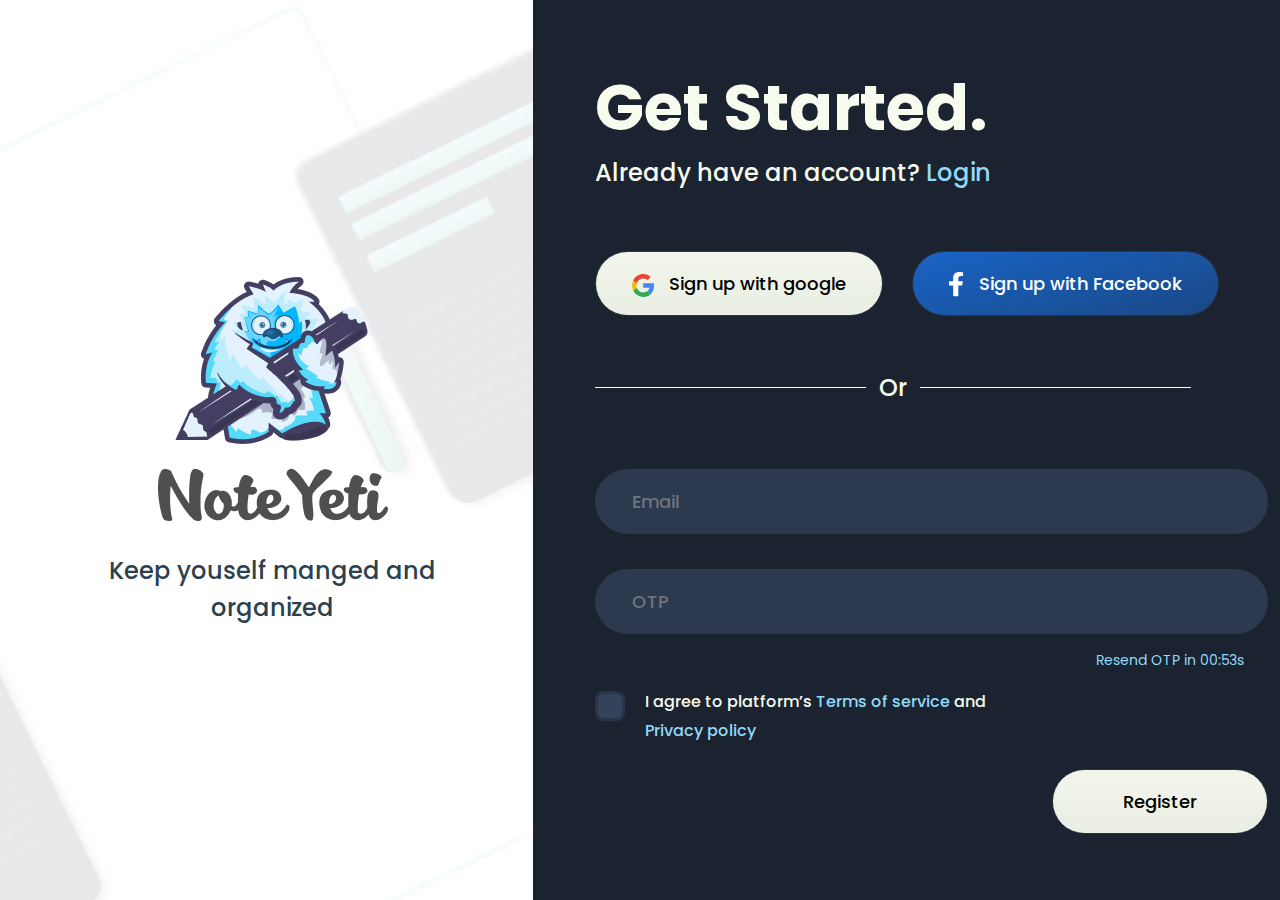
<file: index.html>
<!doctype html>
<html lang="en">

<head>
  <!-- Required Meta Tags Starts Here-->
  <meta charset="utf-8">
  <meta name="description" content="">
  <meta name="keywords" content="">
  <meta name="author" content="">
  <meta property="og:url" content="">
  <meta property="og:title" content="Note Yeti">
  <meta property="og:description" content="">
  <meta property="og:image" content="assets/images/og-image.png">
  <meta name="viewport" content="width=device-width, initial-scale=1">
  <!-- Required Meta Tags Ends Here-->

  <!-- CSS Style Link Starts Here -->
  <!-- Bootstrap CSS Link Starts Here-->
  <link rel="stylesheet" href="assets/css/vendor/bootstrap.min.css">
  <!-- Bootstrap CSS Link Ends Here-->

  <!-- Custom Template CSS Link Starts Here-->
  <link rel="stylesheet" href="assets/css/style.css">
  <!-- Custom Template CSS Link Ends Here-->
  <!-- CSS Style Link Ends Here -->

  <!-- Favicon Link Starts Here-->
  <link rel="icon" href="assets/images/favicon.png" sizes="16x16">
  <!-- Favicon Link Ends Here-->

  <!-- Website Title Starts Here -->
  <title>Note Yeti-Get Started</title>
  <!-- Website Title Ends Here -->
</head>

<body>
  <!-- Get Started Area Starts Here -->
  <section class="starting">
    <div class="container-fluid ms-0 me-0">
      <div class="row" style="height: 100vh;">
        <div class="col-lg-5 starting-bg pe-0 d-flex align-items-center justify-content-center py-4 py-lg-0"
          style="background-image: url(assets/images/background/01.jpg);">
          <div class="starting-left">
            <img src="assets/images/logo/logo.png" alt="Logo" class="img-fluid mx-auto d-block">
            <div class="starting-left-text">
              <h6 class="text-center lead text-secondary">Keep youself manged and</h6>
              <h6 class="text-center lead text-secondary mb-0">organized</h6>
            </div>
          </div>
        </div>
        <div class="col-lg-7 starting-right">
          <div class="starting-right-content">
            <h2 class="text-primary">Get Started.</h2>
            <p class="text-primary sub-heading mb-0">Already have an account? <a href="login.html" class="text-info">Login</a>
            </p>
            <div class="another-signup">
              <button type="button" class="btn g-btn btn-lg me-0 me-lg-5 mb-3 mb-lg-0"><img src="assets/images/icon/google.svg" alt="Icon">
                Sign up with google</button>
              <button type="button" class="btn f-btn btn-lg"><img src="assets/images/icon/facebook.svg" alt="Icon"> Sign
                up with Facebook</button>
            </div>
            <div class="d-flex justify-content-center negative-flex">
              <div class="area-line d-flex align-items-center justify-content-center justify-content-lg-start">
                <div class="area-line-left"></div>
                <span class="d-flex align-items-center justify-content-center fs-4 fw-500 text-primary">Or</span>
                <div class="area-line-right"></div>
              </div>
            </div>
            <div class="signup-form">
              <form>
                <div class="mb-35">
                  <input type="email" class="form-control custom-input" placeholder="Email">
                </div>
                <div class="mb-3">
                  <input type="text" class="form-control custom-input" placeholder="OTP">
                  <div class="mt-2 mt-lg-3 form-text text-info text-end me-4">Resend OTP in 00:53s</div>
                </div>

                <div class="mb-4 form-check">
                  <input type="checkbox" class="form-check-input custom-checkbox" id="check">
                  <label class="form-check-label text-primary fw-500" for="check"
                    style="max-width: 345px; line-height: 29px;">I agree to platform’s <span class="text-info">Terms of
                      service</span> and <span class="text-info">Privacy policy</span></label>
                </div>
                <div class="d-flex justify-content-end">
                  <button type="submit" class="btn-submit">Register</button>
                </div>
              </form>
            </div>
          </div>
        </div>
      </div>
    </div>
  </section>
  <!-- Get Started Area Ends Here -->

  <!-- Script Link Starts Here -->
  <!-- jQuery Link Starts Here -->
  <script src="assets/script/vendor/jquery-3.5.1.min.js"></script>
  <!-- jQuery Link Ends Here -->

  <!-- Bootstrap JS Link Starts Here -->
  <script src="assets/script/vendor/bootstrap.bundle.min.js"></script>
  <!-- Bootstrap JS Link Ends Here -->

  <!--Custom Template Script Link Starts Here -->
  <script src="assets/script/script.js"></script>
  <!--Custom Template Script Link Ends Here -->
  <!-- Script Link Ends Here -->

</body>

</html>
</file>
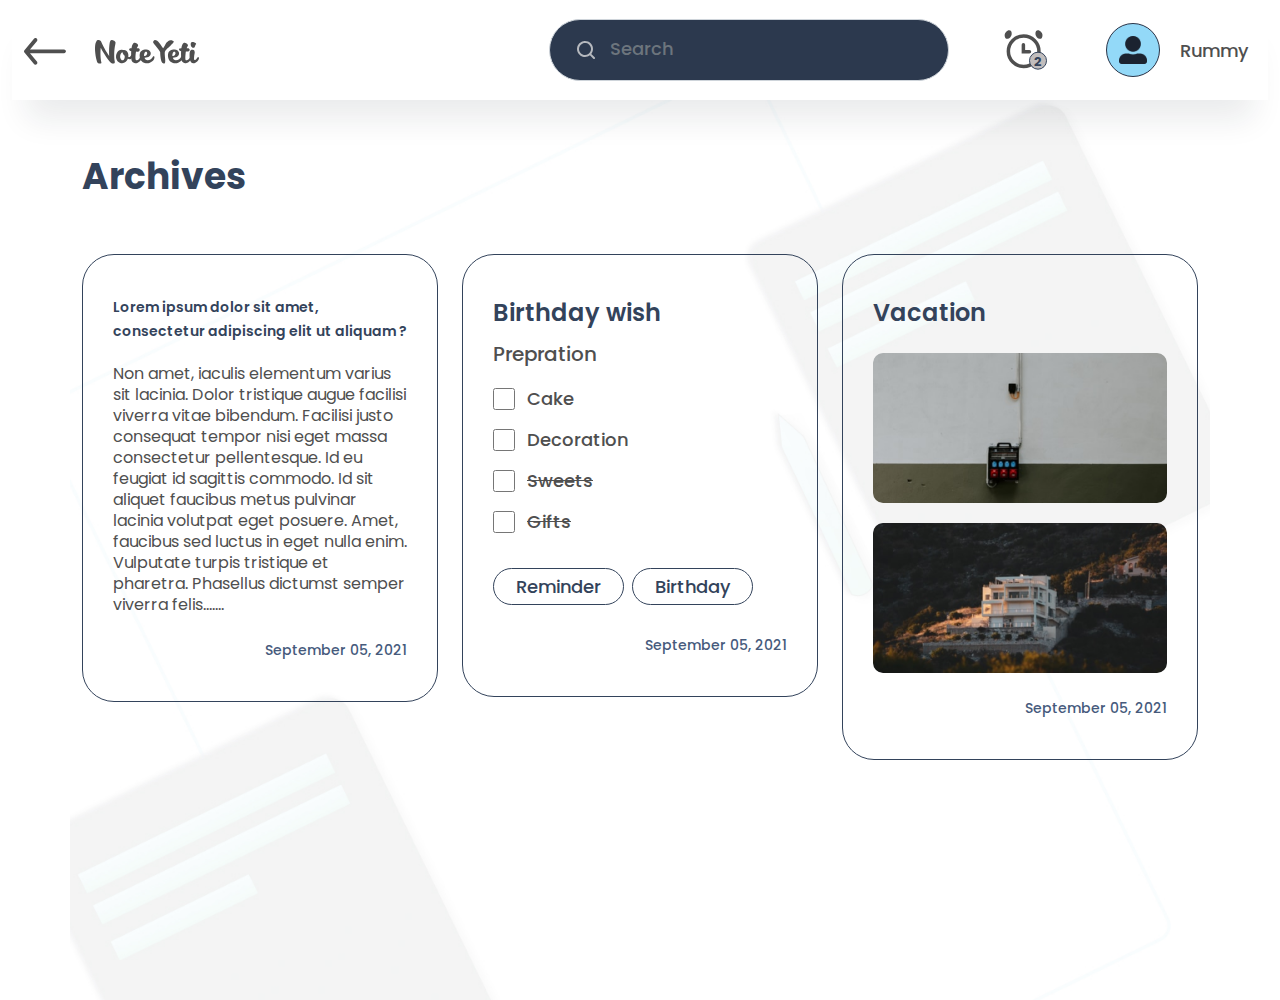
<file: archives.html>
<!doctype html>
<html lang="en">

<head>
  <!-- Required Meta Tags Starts Here-->
  <meta charset="utf-8">
  <meta name="description" content="">
  <meta name="keywords" content="">
  <meta name="author" content="">
  <meta property="og:url" content="">
  <meta property="og:title" content="Note Yeti">
  <meta property="og:description" content="">
  <meta property="og:image" content="assets/images/og-image.png">
  <meta name="viewport" content="width=device-width, initial-scale=1">
  <!-- Required Meta Tags Ends Here-->

  <!-- CSS Style Link Starts Here -->
  <!-- Bootstrap CSS Link Starts Here-->
  <link rel="stylesheet" href="assets/css/vendor/bootstrap.min.css">
  <!-- Bootstrap CSS Link Ends Here-->

  <!-- Custom Template CSS Link Starts Here-->
  <link rel="stylesheet" href="assets/css/style.css">
  <!-- Custom Template CSS Link Ends Here-->
  <!-- CSS Style Link Ends Here -->

  <!-- Favicon Link Starts Here-->
  <link rel="icon" href="assets/images/favicon.png" sizes="16x16">
  <!-- Favicon Link Ends Here-->

  <!-- Website Title Starts Here -->
  <title>Note Yeti-Archives</title>
  <!-- Website Title Ends Here -->
</head>

<body>
  <!-- Header Starts Here -->
  <header>
    <div class="container-fluid second-header">
      <nav class="navbar navbar-expand-lg navbar-light">
        <div class="container-fluid">
          <a class="navbar-brand back-logo" href="newnote.html">
            <img src="assets/images/icon/back.svg" alt="Back Icon" class="img-fluid me-4">
            <img src="assets/images/icon/logo.svg" alt="Logo">
          </a>
          <button class="navbar-toggler" type="button" data-bs-toggle="collapse" data-bs-target="#navbarSupportedContent" aria-controls="navbarSupportedContent" aria-expanded="false" aria-label="Toggle navigation">
            <span class="navbar-toggler-icon"></span>
          </button>
          <div class="collapse navbar-collapse" id="navbarSupportedContent">
            <ul class="navbar-nav ms-auto mb-2 mb-lg-0 d-flex align-items-center">
              <li class="last-item nav-item">
                <div class="search-box">
                  <form action="#">
                    <input type="search" id="search" placeholder="Search" class="form-control">
                    <button class="btn"><img src="assets/images/icon/search.svg" alt="Search"></button>
                  </form>
                </div>
              </li>
              <li class="nav-item">
                 <div class="notification">
                   <button type="button" class="btn">
                     <img src="assets/images/icon/clock.svg" alt="Clock" class="img-fluid">
                     <div class="notification-circle">
                       <span>2</span>
                     </div>
                   </button>
                 </div>
              </li>
              <li class="nav-item">
                <a class="nav-link avatar-area d-flex align-items-center justify-content-center" href="user.html">
                  <div class="avatar">
                    <img src="assets/images/icon/user.svg" alt="User" class="img-fluid">
                  </div>
                  <span>Rummy</span>
                </a>
              </li>
            </ul>
          </div>
        </div>
      </nav>
    </div>
  </header>
  <!-- Header Ends Here -->

  <!-- Archives Area Starts Here -->
  <section class="note-area archives-area mt-0">
    <div class="container">
      <div class="row user-profile justify-content-center" style="background-image: url(assets/images/background/02.jpg);">
        <div class="col-lg-12">
          <h4>Archives</h4>
          <div class="row">
            <div class="col-lg-4">
              <div class="archives-wizerd">
                <h6>Lorem ipsum dolor sit amet, consectetur adipiscing elit ut aliquam ?</h6>
                <p class="archives-wizerd-text">Non amet, iaculis elementum varius sit lacinia. Dolor tristique augue facilisi viverra vitae bibendum. Facilisi justo consequat tempor nisi eget massa consectetur pellentesque. Id eu feugiat id sagittis commodo. Id sit aliquet faucibus metus pulvinar lacinia volutpat eget posuere. Amet, faucibus sed luctus in eget nulla enim. Vulputate turpis tristique et pharetra. Phasellus dictumst semper viverra felis....... </p>
                <div class="d-flex justify-content-end">
                  <span class="date">September 05, 2021</span>
                </div>
              </div>
            </div>
            <div class="col-lg-4">
              <div class="archives-wizerd">
                <h6 class="archives-wizerd-title">Birthday wish</h6>
                <span class="archives-wizerd-subtitle">Prepration</span>
                <form action="#" class="selection-area archives-wizerd-selection">
                  <div class="selection-area-field">
                    <input type="checkbox" id="one">
                    <label for="one">Cake</label>
                  </div>
                  <div class="selection-area-field">
                    <input type="checkbox" id="two">
                    <label for="two">Decoration</label>
                  </div>
                  <div class="selection-area-field">
                    <input type="checkbox" id="three">
                    <label for="three"><del>Sweets</del></label>
                  </div>
                  <div class="selection-area-field">
                    <input type="checkbox" id="four">
                    <label for="four"><del>Gifts</del></label>
                  </div>
                  <div class="d-flex align-items-center selection-area-btns">
                    <button type="button" class="btn border-button me-2">Reminder</button>
                    <button type="button" class="btn border-button">Birthday</button>
                  </div>
                </form>
                <div class="d-flex justify-content-end">
                  <span class="date">September 05, 2021</span>
                </div>
              </div>
            </div>
            <div class="col-lg-4">
              <div class="archives-wizerd">
                <h6 class="archives-wizerd-title">Vacation</h6>
                <div class="archives-wizerd-images">
                  <img src="assets/images/card/01.png" alt="Card Image" class="img-fluid d-block">
                  <img src="assets/images/card/02.png" alt="Card Image" class="img-fluid d-block">
                </div>
                <div class="d-flex justify-content-end">
                  <span class="date">September 05, 2021</span>
                </div>
              </div>
            </div>
          </div>
        </div>
      </div>
    </div>
  </section>
  <!-- Archives Area Ends Here -->

  <!-- Script Link Starts Here -->
  <!-- jQuery Link Starts Here -->
  <script src="assets/script/vendor/jquery-3.5.1.min.js"></script>
  <!-- jQuery Link Ends Here -->

  <!-- Bootstrap JS Link Starts Here -->
  <script src="assets/script/vendor/bootstrap.bundle.min.js"></script>
  <!-- Bootstrap JS Link Ends Here -->

  <!--Custom Template Script Link Starts Here -->
  <script src="assets/script/script.js"></script>
  <!--Custom Template Script Link Ends Here -->
  <!-- Script Link Ends Here -->

</body>

</html>
</file>
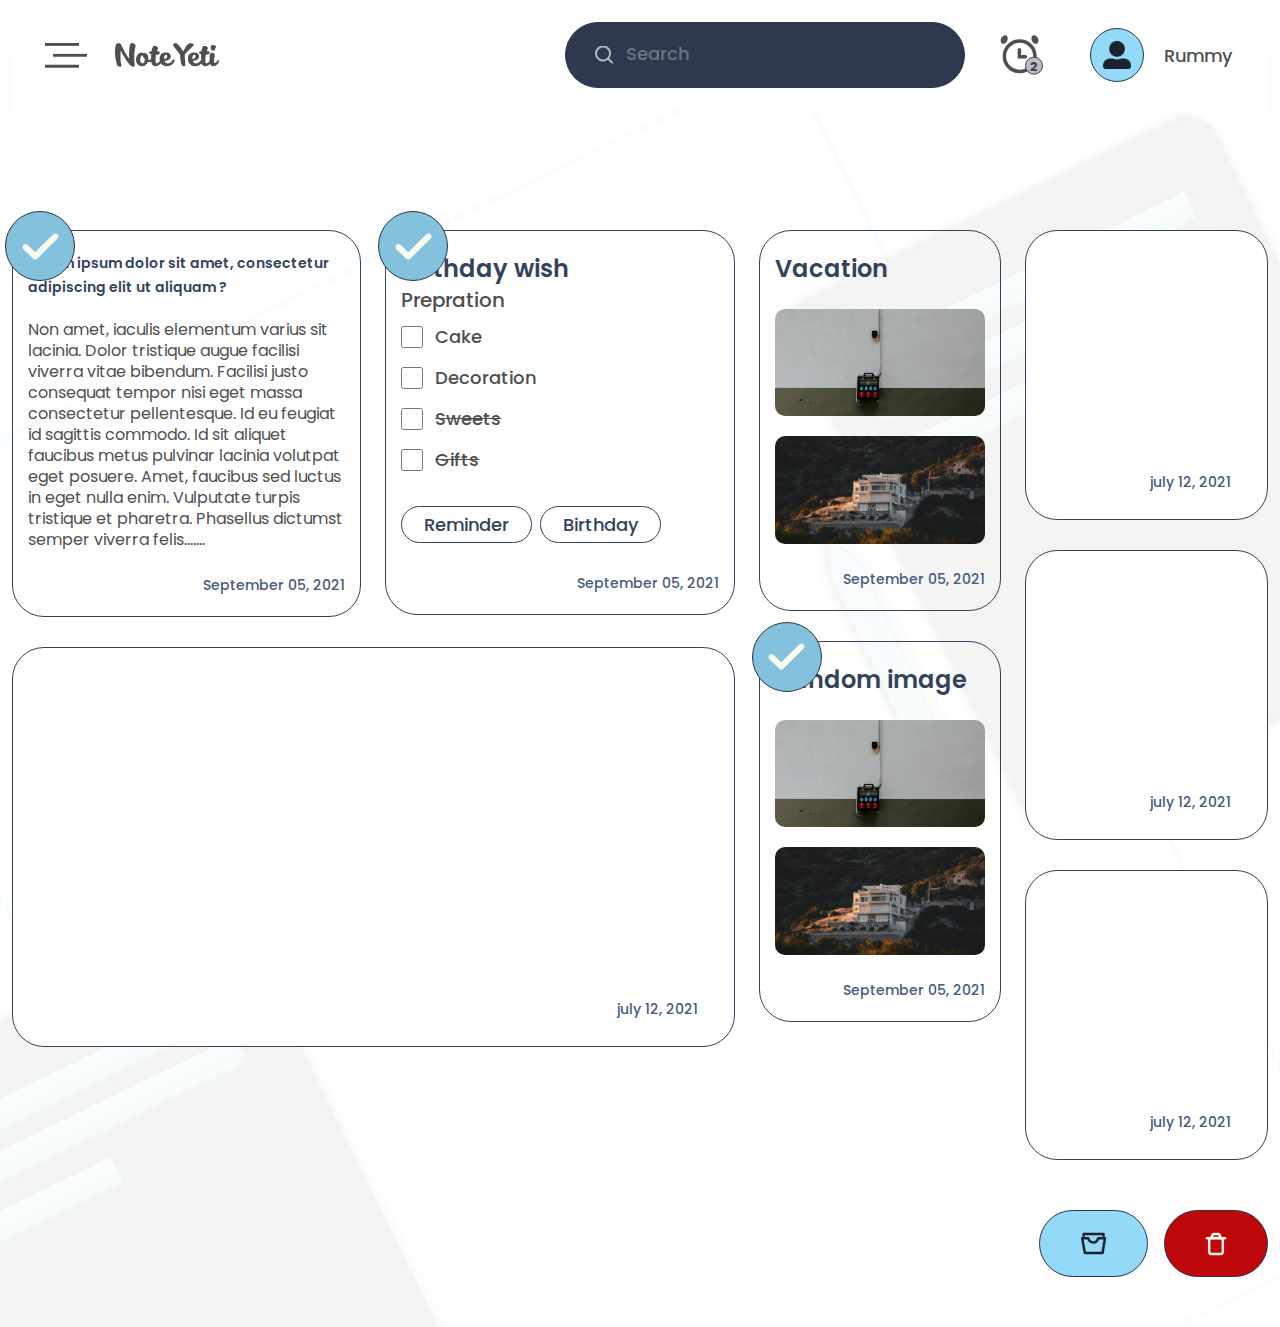
<file: clicking.html>
<!doctype html>
<html lang="en">

<head>
  <!-- Required Meta Tags Starts Here-->
  <meta charset="utf-8">
  <meta name="description" content="">
  <meta name="keywords" content="">
  <meta name="author" content="">
  <meta property="og:url" content="">
  <meta property="og:title" content="Note Yeti">
  <meta property="og:description" content="">
  <meta property="og:image" content="assets/images/og-image.png">
  <meta name="viewport" content="width=device-width, initial-scale=1">
  <!-- Required Meta Tags Ends Here-->

  <!-- CSS Style Link Starts Here -->
  <!-- Bootstrap CSS Link Starts Here-->
  <link rel="stylesheet" href="assets/css/vendor/bootstrap.min.css">
  <!-- Bootstrap CSS Link Ends Here-->

  <!-- Custom Template CSS Link Starts Here-->
  <link rel="stylesheet" href="assets/css/style.css">
  <!-- Custom Template CSS Link Ends Here-->
  <!-- CSS Style Link Ends Here -->

  <!-- Favicon Link Starts Here-->
  <link rel="icon" href="assets/images/favicon.png" sizes="16x16">
  <!-- Favicon Link Ends Here-->

  <!-- Website Title Starts Here -->
  <title>Note Yeti-While Right Clicking</title>
  <!-- Website Title Ends Here -->
</head>

<body>
  <!-- SideBar Starts Here -->
  <div class="sidebar-area" style="display:none" id="mySidebar">
    <div class="sidebar-area-item mb-0">
      <button onclick="w3_close()" class="btn close-btn">Close &times;</button>
    </div>
    <div class="sidebar-area-item">
      <a href="tags.html"><img src="assets/images/icon/01.png" alt="Icon" class="img-fluid"> <span>Manage
          tags</span></a>
    </div>
    <div class="sidebar-area-item">
      <a href="archives.html"><img src="assets/images/icon/02.png" alt="Icon" class="img-fluid">
        <span>Archives</span></a>
    </div>
    <div class="sidebar-area-item">
      <a href="user.html"><img src="assets/images/icon/03.png" alt="Icon" class="img-fluid"> <span>Manage
          Profile</span></a>
    </div>
    <div class="sidebar-area-item">

      <a href="reset.html"><img src="assets/images/icon/04.png" alt="Icon" class="img-fluid"> <span>Change
          password</span></a>
    </div>
    <div class="sidebar-area-item">
      <a href="subscription.html"><img src="assets/images/icon/05.png" alt="Icon" class="img-fluid">
        <span>Subscription</span></a>
    </div>
    <div class="sidebar-area-item">
      <a href="#"><img src="assets/images/icon/06.png" alt="Icon" class="img-fluid"><span>Logout</span></a>
    </div>
  </div>
  <!-- SideBar Ends Here -->

  <!-- Main Header Starts Here -->
  <header class="main-header" id="main-header">
    <div class="container-fluid">
      <nav>
        <div class="main-header-start">
          <div class="hamburger">
            <button class="btn hamburger-btn" onclick="w3_open()"><img src="assets/images/icon/mainhamburger.png"
                alt="Icon" class="img-fluid"></button>
          </div>
          <img src="assets/images/logo/small.png" alt="Logo" class="img-fluid">
        </div>
        <div class="main-header-end">
          <div class="search-field">
            <form action="#">
              <input type="search" placeholder="Search" class="form-control">
              <img src="assets/images/icon/search.svg" alt="icon" class="img-fluid">
            </form>
          </div>
          <div class="notification">
            <button type="button" class="btn">
              <img src="assets/images/icon/clock.svg" alt="Clock" class="img-fluid">
              <div class="notification-circle">
                <span>2</span>
              </div>
            </button>
          </div>
          <a class="nav-link avatar-area d-flex align-items-center justify-content-center" href="user.html">
            <div class="avatar">
              <img src="assets/images/icon/user.svg" alt="User" class="img-fluid">
            </div>
            <span>Rummy</span>
          </a>
        </div>
      </nav>
    </div>
  </header>
  <!-- Main Header Ends Here -->

  <!-- Home Screen Area Starts Here -->
  <section class="note-area home-screen clicking-area mt-0" id="click">
    <div class="container-fluid">
      <div class="row user-profile justify-content-center"
        style="background-image: url(assets/images/background/02.jpg);">
        <div class="col-lg-12">
          <div class="home-screen-top">
          </div>
        </div>
        <div class="col-lg-12">
          <div class="row">
            <div class="col-lg-7">
              <div class="row">
                <div class="col-lg-6">
                  <div class="archives-wizerd">
                    <h6>Lorem ipsum dolor sit amet, consectetur adipiscing elit ut aliquam ?</h6>
                    <p class="archives-wizerd-text">Non amet, iaculis elementum varius sit lacinia. Dolor tristique
                      augue facilisi viverra vitae bibendum. Facilisi justo consequat tempor nisi eget massa consectetur
                      pellentesque. Id eu feugiat id sagittis commodo. Id sit aliquet faucibus metus pulvinar lacinia
                      volutpat eget posuere. Amet, faucibus sed luctus in eget nulla enim. Vulputate turpis tristique et
                      pharetra. Phasellus dictumst semper viverra felis....... </p>
                    <div class="d-flex justify-content-end">
                      <span class="date">September 05, 2021</span>
                    </div>
                    <div class="right-click">
                      <img src="assets/images/icon/click.png" alt="Icon" class="img-fluid">
                    </div>
                  </div>
                </div>
                <div class="col-lg-6">
                  <div class="archives-wizerd">
                    <h6 class="archives-wizerd-title">Birthday wish</h6>
                    <span class="archives-wizerd-subtitle">Prepration</span>
                    <form action="#" class="selection-area archives-wizerd-selection">
                      <div class="selection-area-field">
                        <input type="checkbox" id="one">
                        <label for="one">Cake</label>
                      </div>
                      <div class="selection-area-field">
                        <input type="checkbox" id="two">
                        <label for="two">Decoration</label>
                      </div>
                      <div class="selection-area-field">
                        <input type="checkbox" id="three">
                        <label for="three"><del>Sweets</del></label>
                      </div>
                      <div class="selection-area-field">
                        <input type="checkbox" id="four">
                        <label for="four"><del>Gifts</del></label>
                      </div>
                      <div class="d-flex align-items-center selection-area-btns">
                        <button type="button" class="btn border-button me-2">Reminder</button>
                        <button type="button" class="btn border-button">Birthday</button>
                      </div>
                    </form>
                    <div class="d-flex justify-content-end">
                      <span class="date">September 05, 2021</span>
                    </div>
                    <div class="right-click">
                      <img src="assets/images/icon/click.png" alt="Icon" class="img-fluid">
                    </div>
                  </div>
                </div>
                <div class="col-lg-12">
                  <div class="null-wizerd">
                    <div class="null-wizerd-date">
                      <span>july 12, 2021</span>
                    </div>
                  </div>
                </div>
              </div>
            </div>
            <div class="col-lg-5">
              <div class="row">
                <div class="col-lg-6">
                  <div class="archives-wizerd">
                    <h6 class="archives-wizerd-title">Vacation</h6>
                    <div class="archives-wizerd-images">
                      <img src="assets/images/card/01.png" alt="Card Image" class="img-fluid d-block">
                      <img src="assets/images/card/02.png" alt="Card Image" class="img-fluid d-block">
                    </div>
                    <div class="d-flex justify-content-end">
                      <span class="date">September 05, 2021</span>
                    </div>
                  </div>
                  <div class="archives-wizerd">
                    <h6 class="archives-wizerd-title">Random image</h6>
                    <div class="archives-wizerd-images">
                      <img src="assets/images/card/01.png" alt="Card Image" class="img-fluid d-block">
                      <img src="assets/images/card/02.png" alt="Card Image" class="img-fluid d-block">
                    </div>
                    <div class="d-flex justify-content-end">
                      <span class="date">September 05, 2021</span>
                    </div>
                    <div class="right-click">
                      <img src="assets/images/icon/click.png" alt="Icon" class="img-fluid">
                    </div>
                  </div>
                </div>
                <div class="col-lg-6">
                  <div class="null-wizerd null-wizerd-sm">
                    <div class="null-wizerd-date">
                      <span>july 12, 2021</span>
                    </div>
                  </div>
                  <div class="null-wizerd null-wizerd-sm">
                    <div class="null-wizerd-date">
                      <span>july 12, 2021</span>
                    </div>
                  </div>
                  <div class="null-wizerd null-wizerd-sm">
                    <div class="null-wizerd-date">
                      <span>july 12, 2021</span>
                    </div>
                  </div>
                  <div class="d-flex justify-content-center justify-content-lg-end">
                    <button type="button" class="btn archives-btn me-3">
                      <img src="assets/images/icon/archives.svg" alt="Icon" class="img-fluid">
                    </button>
                    <button type="button" class="btn trash-btn">
                      <img src="assets/images/icon/trash-03.svg" alt="Icon" class="img-fluid">
                    </button>
                  </div>
                </div>
              </div>
            </div>
          </div>
        </div>
      </div>
    </div>
  </section>
  <!-- Home Screen Area Ends Here -->

  <!-- Script Link Starts Here -->
  <!-- jQuery Link Starts Here -->
  <script src="assets/script/vendor/jquery-3.5.1.min.js"></script>
  <!-- jQuery Link Ends Here -->

  <!-- Bootstrap JS Link Starts Here -->
  <script src="assets/script/vendor/bootstrap.bundle.min.js"></script>
  <!-- Bootstrap JS Link Ends Here -->

  <!--Custom Template Script Link Starts Here -->
  <script src="assets/script/script.js"></script>
  <!--Custom Template Script Link Ends Here -->
  <!-- Script Link Ends Here -->
  <script>
    function w3_open() {
      document.getElementById("mySidebar").style.display = "block";
      document.getElementById("main-header").style.display = "none";
      document.getElementById("click").style.display = "none";
    }

    function w3_close() {
      document.getElementById("mySidebar").style.display = "none";
      document.getElementById("main-header").style.display = "block";
      document.getElementById("click").style.display = "block";
    }
  </script>
</body>

</html>
</file>
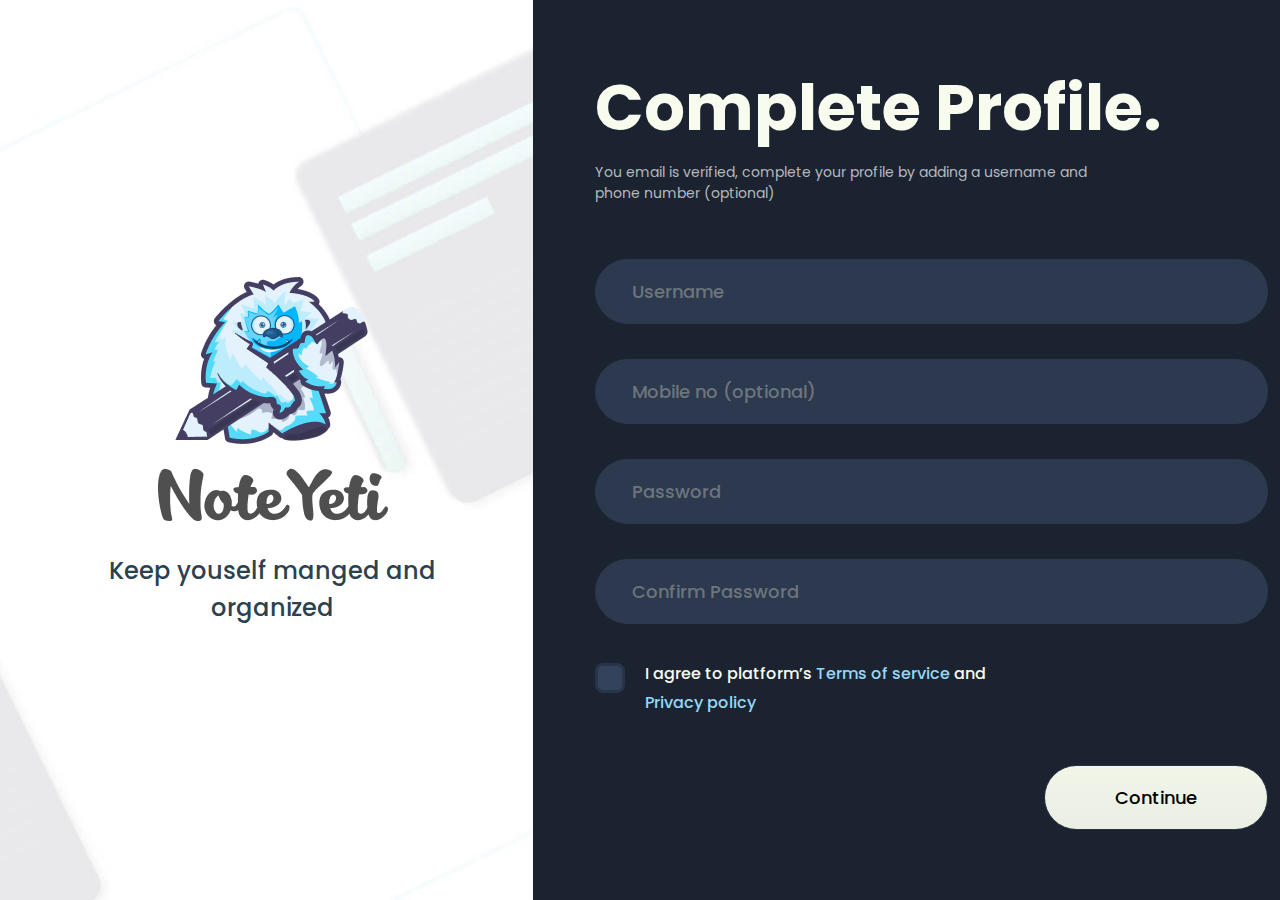
<file: detail.html>
<!doctype html>
<html lang="en">

<head>
  <!-- Required Meta Tags Starts Here-->
  <meta charset="utf-8">
  <meta name="description" content="">
  <meta name="keywords" content="">
  <meta name="author" content="">
  <meta property="og:url" content="">
  <meta property="og:title" content="Note Yeti">
  <meta property="og:description" content="">
  <meta property="og:image" content="assets/images/og-image.png">
  <meta name="viewport" content="width=device-width, initial-scale=1">
  <!-- Required Meta Tags Ends Here-->

  <!-- CSS Style Link Starts Here -->
  <!-- Bootstrap CSS Link Starts Here-->
  <link rel="stylesheet" href="assets/css/vendor/bootstrap.min.css">
  <!-- Bootstrap CSS Link Ends Here-->

  <!-- Custom Template CSS Link Starts Here-->
  <link rel="stylesheet" href="assets/css/style.css">
  <!-- Custom Template CSS Link Ends Here-->
  <!-- CSS Style Link Ends Here -->

  <!-- Favicon Link Starts Here-->
  <link rel="icon" href="assets/images/favicon.png" sizes="16x16">
  <!-- Favicon Link Ends Here-->

  <!-- Website Title Starts Here -->
  <title>Note Yeti-Complete Profile</title>
  <!-- Website Title Ends Here -->
</head>

<body>
  <!-- Get Started Area Starts Here -->
  <section class="starting">
    <div class="container-fluid ms-0 me-0">
      <div class="row" style="height: 100vh;">
        <div class="col-lg-5 starting-bg pe-0 d-flex align-items-center justify-content-center py-4 py-lg-0"
          style="background-image: url(assets/images/background/01.jpg);">
          <div class="starting-left">
            <img src="assets/images/logo/logo.png" alt="Logo" class="img-fluid mx-auto d-block">
            <div class="starting-left-text">
              <h6 class="text-center lead text-secondary">Keep youself manged and</h6>
              <h6 class="text-center lead text-secondary mb-0">organized</h6>
            </div>
          </div>
        </div>
        <div class="col-lg-7 starting-right sub-pages">
          <div class="starting-right-content">
            <h2 class="text-primary">Complete Profile.</h2>
            <p class="normal-heading">
              You email is verified, complete your profile by adding a username and phone number (optional)
            </p>
            <div class="signup-form">
              <form>
                <div class="mb-35">
                  <input type="text" class="form-control custom-input" placeholder="Username">
                </div>
                <div class="mb-35">
                  <input type="text" class="form-control custom-input" placeholder="Mobile no (optional)">
                </div>
                <div class="mb-35">
                  <input type="password" class="form-control custom-input" placeholder="Password">
                </div>
                <div class="mb-35">
                  <input type="password" class="form-control custom-input" placeholder="Confirm Password">
                </div>
                <div class="mb-4 form-check">
                  <input type="checkbox" class="form-check-input custom-checkbox" id="check">
                  <label class="form-check-label text-primary fw-500" for="check" style="max-width: 345px; line-height: 29px;">I agree to platform’s <span class="text-info">Terms of
                      service</span> and <span class="text-info">Privacy policy</span></label>
                </div>
                <div class="d-flex justify-content-end mt-5 submit-area">
                  <button type="submit" class="btn-submit">Continue</button>
                </div>
              </form>
            </div>
          </div>
        </div>
      </div>
    </div>
  </section>
  <!-- Get Started Area Ends Here -->

  <!-- Script Link Starts Here -->
  <!-- jQuery Link Starts Here -->
  <script src="assets/script/vendor/jquery-3.5.1.min.js"></script>
  <!-- jQuery Link Ends Here -->

  <!-- Bootstrap JS Link Starts Here -->
  <script src="assets/script/vendor/bootstrap.bundle.min.js"></script>
  <!-- Bootstrap JS Link Ends Here -->

  <!--Custom Template Script Link Starts Here -->
  <script src="assets/script/script.js"></script>
  <!--Custom Template Script Link Ends Here -->
  <!-- Script Link Ends Here -->

</body>

</html>
</file>
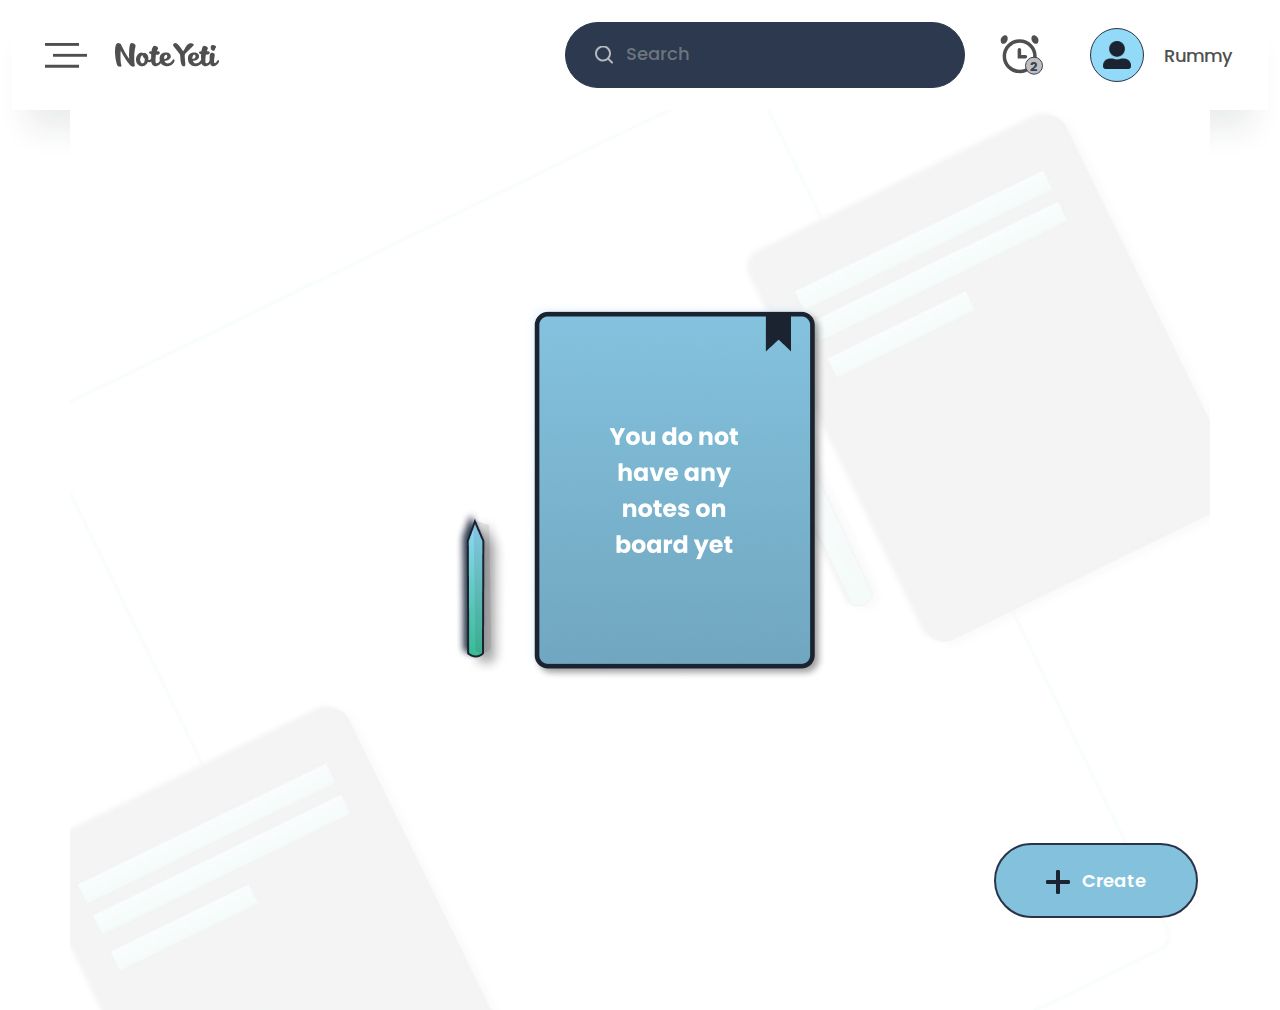
<file: empty.html>
<!doctype html>
<html lang="en">

<head>
  <!-- Required Meta Tags Starts Here-->
  <meta charset="utf-8">
  <meta name="description" content="">
  <meta name="keywords" content="">
  <meta name="author" content="">
  <meta property="og:url" content="">
  <meta property="og:title" content="Note Yeti">
  <meta property="og:description" content="">
  <meta property="og:image" content="assets/images/og-image.png">
  <meta name="viewport" content="width=device-width, initial-scale=1">
  <!-- Required Meta Tags Ends Here-->

  <!-- CSS Style Link Starts Here -->
  <!-- Bootstrap CSS Link Starts Here-->
  <link rel="stylesheet" href="assets/css/vendor/bootstrap.min.css">
  <!-- Bootstrap CSS Link Ends Here-->

  <!-- Custom Template CSS Link Starts Here-->
  <link rel="stylesheet" href="assets/css/style.css">
  <!-- Custom Template CSS Link Ends Here-->
  <!-- CSS Style Link Ends Here -->

  <!-- Favicon Link Starts Here-->
  <link rel="icon" href="assets/images/favicon.png" sizes="16x16">
  <!-- Favicon Link Ends Here-->

  <!-- Website Title Starts Here -->
  <title>Note Yeti-Empty Home Screen</title>
  <!-- Website Title Ends Here -->
</head>

<body>
  <!-- SideBar Starts Here -->
  <div class="sidebar-area" style="display:none" id="mySidebar">
    <div class="sidebar-area-item mb-0">
      <button onclick="w3_close()" class="btn close-btn">Close &times;</button>
    </div>
    <div class="sidebar-area-item">
      <a href="tags.html"><img src="assets/images/icon/01.png" alt="Icon" class="img-fluid"> <span>Manage
          tags</span></a>
    </div>
    <div class="sidebar-area-item">
      <a href="archives.html"><img src="assets/images/icon/02.png" alt="Icon" class="img-fluid">
        <span>Archives</span></a>
    </div>
    <div class="sidebar-area-item">
      <a href="user.html"><img src="assets/images/icon/03.png" alt="Icon" class="img-fluid"> <span>Manage
          Profile</span></a>
    </div>
    <div class="sidebar-area-item">

      <a href="reset.html"><img src="assets/images/icon/04.png" alt="Icon" class="img-fluid"> <span>Change
          password</span></a>
    </div>
    <div class="sidebar-area-item">
      <a href="subscription.html"><img src="assets/images/icon/05.png" alt="Icon" class="img-fluid">
        <span>Subscription</span></a>
    </div>
    <div class="sidebar-area-item">
      <a href="#"><img src="assets/images/icon/06.png" alt="Icon" class="img-fluid"><span>Logout</span></a>
    </div>
  </div>
  <!-- SideBar Ends Here -->

  <!-- Main Header Starts Here -->
  <header class="main-header" id="main-header">
    <div class="container-fluid">
      <nav>
        <div class="main-header-start">
          <div class="hamburger">
            <button class="btn hamburger-btn" onclick="w3_open()"><img src="assets/images/icon/mainhamburger.png"
                alt="Icon" class="img-fluid"></button>
          </div>
          <img src="assets/images/logo/small.png" alt="Logo" class="img-fluid">
        </div>
        <div class="main-header-end">
          <div class="search-field">
            <form action="#">
              <input type="search" placeholder="Search" class="form-control">
              <img src="assets/images/icon/search.svg" alt="icon" class="img-fluid">
            </form>
          </div>
          <div class="notification">
            <button type="button" class="btn">
              <img src="assets/images/icon/clock.svg" alt="Clock" class="img-fluid">
              <div class="notification-circle">
                <span>2</span>
              </div>
            </button>
          </div>
          <a class="nav-link avatar-area d-flex align-items-center justify-content-center" href="user.html">
            <div class="avatar">
              <img src="assets/images/icon/user.svg" alt="User" class="img-fluid">
            </div>
            <span>Rummy</span>
          </a>
        </div>
      </nav>
    </div>
  </header>
  <!-- Main Header Ends Here -->

  <!-- Note Area Starts Here -->
  <section class="note-area mt-0 empty-screen" id="empty">
    <div class="container">
      <div class="row user-profile justify-content-center align-items-center"
        style="background-image: url(assets/images/background/02.jpg);">
        <div class="col-lg-6 text-center">
          <img src="assets/images/screen/empty.png" alt="Image" class="img-fluid">
        </div>
        <div class="d-flex justify-content-center justify-content-lg-end">
          <a href="newnote.html" class="btn accent-btn-sm">
            <svg width="24" height="24" viewBox="0 0 24 24" fill="none" xmlns="http://www.w3.org/2000/svg">
              <path
                d="M24 12C24 13.106 23.904 14 22.798 14H14V22.798C14 23.902 13.106 24 12 24C10.894 24 10 23.902 10 22.798V14H1.202C0.0979997 14 0 13.106 0 12C0 10.894 0.0979997 10 1.202 10H10V1.202C10 0.0959997 10.894 0 12 0C13.106 0 14 0.0959997 14 1.202V10H22.798C23.904 10 24 10.894 24 12Z"
                fill="#1B2330"></path>
            </svg>
            Create</a>
        </div>
      </div>
    </div>
    </div>
  </section>
  <!-- Note Area Ends Here -->

  <!-- Script Link Starts Here -->
  <!-- jQuery Link Starts Here -->
  <script src="assets/script/vendor/jquery-3.5.1.min.js"></script>
  <!-- jQuery Link Ends Here -->

  <!-- Bootstrap JS Link Starts Here -->
  <script src="assets/script/vendor/bootstrap.bundle.min.js"></script>
  <!-- Bootstrap JS Link Ends Here -->

  <!--Custom Template Script Link Starts Here -->
  <script src="assets/script/script.js"></script>
  <!--Custom Template Script Link Ends Here -->
  <!-- Script Link Ends Here -->
  <script>
    function w3_open() {
      document.getElementById("mySidebar").style.display = "block";
      document.getElementById("main-header").style.display = "none";
      document.getElementById("empty").style.display = "none";
    }

    function w3_close() {
      document.getElementById("mySidebar").style.display = "none";
      document.getElementById("main-header").style.display = "block";
      document.getElementById("empty").style.display = "block";
    }
  </script>
</body>

</html>
</file>
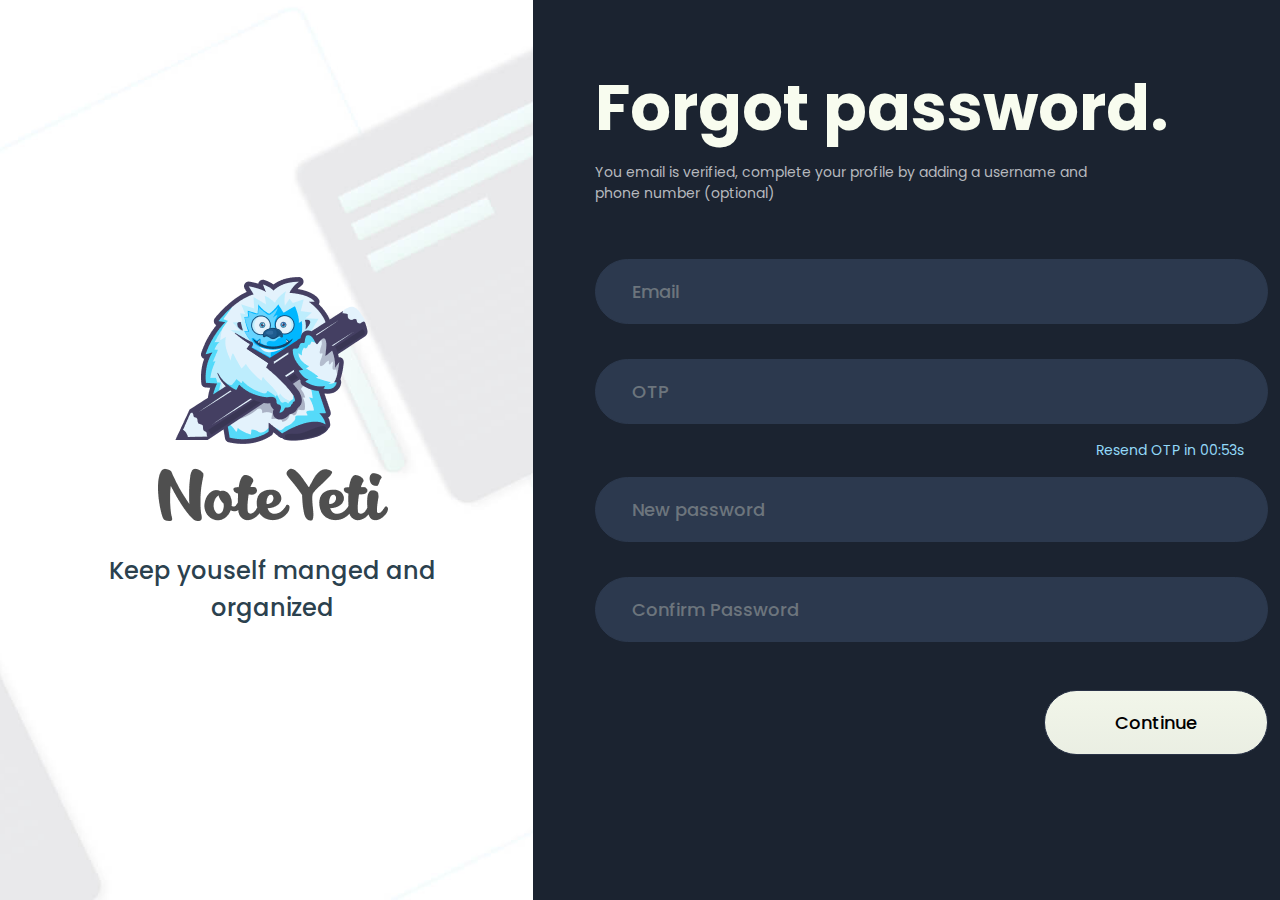
<file: forgot.html>
<!doctype html>
<html lang="en">

<head>
  <!-- Required Meta Tags Starts Here-->
  <meta charset="utf-8">
  <meta name="description" content="">
  <meta name="keywords" content="">
  <meta name="author" content="">
  <meta property="og:url" content="">
  <meta property="og:title" content="Note Yeti">
  <meta property="og:description" content="">
  <meta property="og:image" content="assets/images/og-image.png">
  <meta name="viewport" content="width=device-width, initial-scale=1">
  <!-- Required Meta Tags Ends Here-->

  <!-- CSS Style Link Starts Here -->
  <!-- Bootstrap CSS Link Starts Here-->
  <link rel="stylesheet" href="assets/css/vendor/bootstrap.min.css">
  <!-- Bootstrap CSS Link Ends Here-->

  <!-- Custom Template CSS Link Starts Here-->
  <link rel="stylesheet" href="assets/css/style.css">
  <!-- Custom Template CSS Link Ends Here-->
  <!-- CSS Style Link Ends Here -->

  <!-- Favicon Link Starts Here-->
  <link rel="icon" href="assets/images/favicon.png" sizes="16x16">
  <!-- Favicon Link Ends Here-->

  <!-- Website Title Starts Here -->
  <title>Note Yeti-Forgot Password</title>
  <!-- Website Title Ends Here -->
</head>

<body>
  <!-- Get Started Area Starts Here -->
  <section class="starting">
    <div class="container-fluid ms-0 me-0">
      <div class="row" style="height: 100vh;">
        <div class="col-lg-5 starting-bg pe-0 d-flex align-items-center justify-content-center py-4 py-lg-0"
          style="background-image: url(assets/images/background/01.jpg);">
          <div class="starting-left">
            <img src="assets/images/logo/logo.png" alt="Logo" class="img-fluid mx-auto d-block">
            <div class="starting-left-text">
              <h6 class="text-center lead text-secondary">Keep youself manged and</h6>
              <h6 class="text-center lead text-secondary mb-0">organized</h6>
            </div>
          </div>
        </div>
        <div class="col-lg-7 starting-right sub-pages">
          <div class="starting-right-content">
            <h2 class="text-primary">Forgot password.</h2>
            <p class="normal-heading">
              You email is verified, complete your profile by adding a username and phone number (optional)
            </p>
            <div class="signup-form">
              <form>
                <div class="mb-35">
                  <input type="email" class="form-control custom-input" placeholder="Email">
                </div>
                <div class="mb-3">
                  <input type="text" class="form-control custom-input" placeholder="OTP">
                  <div class="mt-2 mt-lg-3 form-text text-info text-end me-4">Resend OTP in 00:53s</div>
                </div>
                <div class="mb-35">
                  <input type="password" class="form-control custom-input" placeholder="New password">
                </div>
                <div class="mb-35">
                  <input type="password" class="form-control custom-input" placeholder="Confirm Password">
                </div>
                <div class="d-flex justify-content-end mt-5 submit-area">
                  <button type="submit" class="btn-submit">Continue</button>
                </div>
              </form>
            </div>
          </div>
        </div>
      </div>
    </div>
  </section>
  <!-- Get Started Area Ends Here -->

  <!-- Script Link Starts Here -->
  <!-- jQuery Link Starts Here -->
  <script src="assets/script/vendor/jquery-3.5.1.min.js"></script>
  <!-- jQuery Link Ends Here -->

  <!-- Bootstrap JS Link Starts Here -->
  <script src="assets/script/vendor/bootstrap.bundle.min.js"></script>
  <!-- Bootstrap JS Link Ends Here -->

  <!--Custom Template Script Link Starts Here -->
  <script src="assets/script/script.js"></script>
  <!--Custom Template Script Link Ends Here -->
  <!-- Script Link Ends Here -->

</body>

</html>
</file>
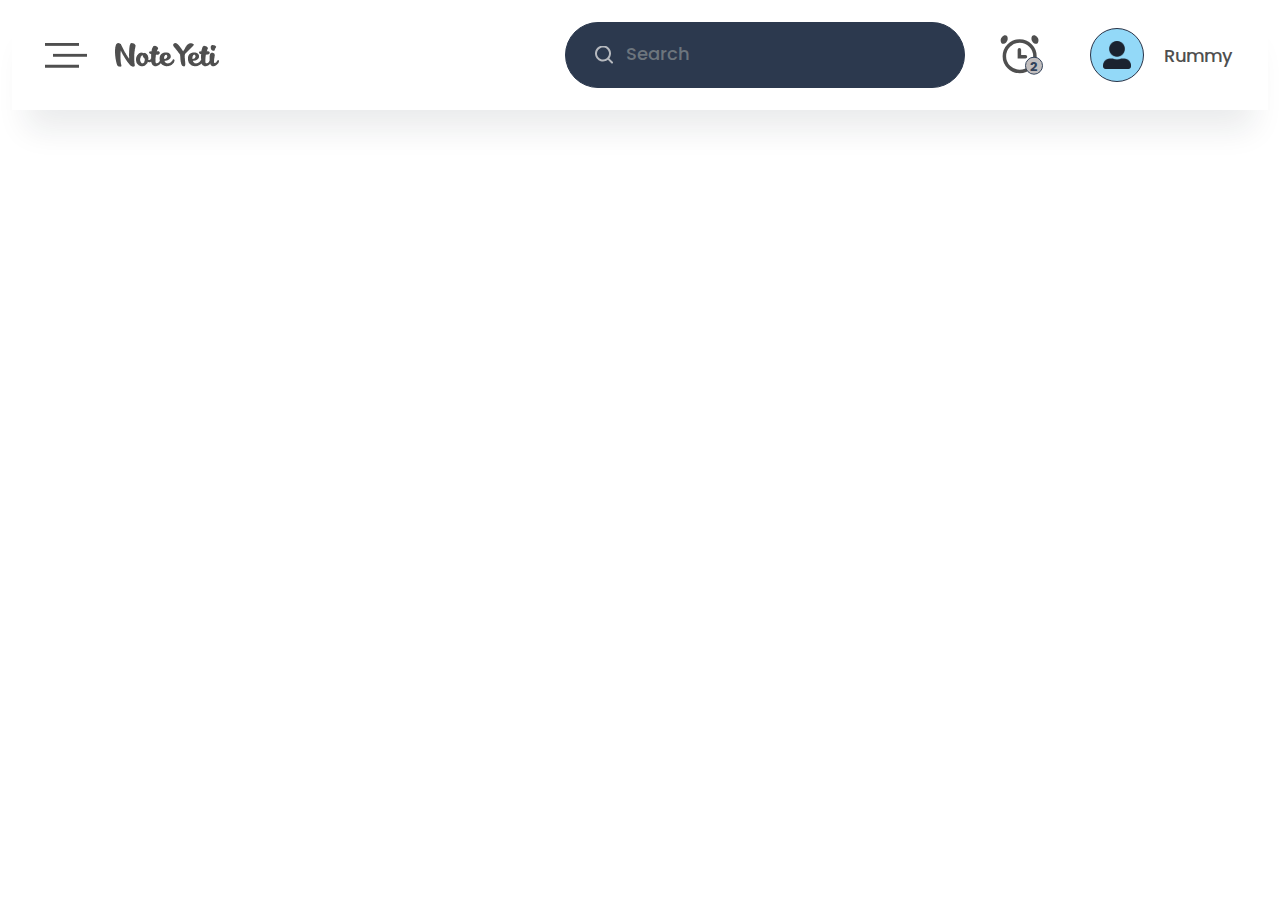
<file: header.html>
<!doctype html>
<html lang="en">

<head>
  <!-- Required Meta Tags Starts Here-->
  <meta charset="utf-8">
  <meta name="description" content="">
  <meta name="keywords" content="">
  <meta name="author" content="">
  <meta property="og:url" content="">
  <meta property="og:title" content="Note Yeti">
  <meta property="og:description" content="">
  <meta property="og:image" content="assets/images/og-image.png">
  <meta name="viewport" content="width=device-width, initial-scale=1">
  <!-- Required Meta Tags Ends Here-->

  <!-- CSS Style Link Starts Here -->
  <!-- Bootstrap CSS Link Starts Here-->
  <link rel="stylesheet" href="assets/css/vendor/bootstrap.min.css">
  <!-- Bootstrap CSS Link Ends Here-->

  <!-- Custom Template CSS Link Starts Here-->
  <link rel="stylesheet" href="assets/css/style.css">
  <!-- Custom Template CSS Link Ends Here-->
  <!-- CSS Style Link Ends Here -->

  <!-- Favicon Link Starts Here-->
  <link rel="icon" href="assets/images/favicon.png" sizes="16x16">
  <!-- Favicon Link Ends Here-->

  <!-- Website Title Starts Here -->
  <title>Note Yeti-Main Header</title>
  <!-- Website Title Ends Here -->
</head>

<body>
  <!-- SideBar Starts Here -->
  <div class="sidebar-area" style="display:none" id="mySidebar">
    <div class="sidebar-area-item mb-0">
      <button onclick="w3_close()" class="btn close-btn">Close &times;</button>
    </div>
    <div class="sidebar-area-item">
      <a href="tags.html"><img src="assets/images/icon/01.png" alt="Icon" class="img-fluid"> <span>Manage tags</span></a>
    </div>
    <div class="sidebar-area-item">
      <a href="archives.html"><img src="assets/images/icon/02.png" alt="Icon" class="img-fluid"> <span>Archives</span></a>
    </div>
    <div class="sidebar-area-item">
      <a href="user.html"><img src="assets/images/icon/03.png" alt="Icon" class="img-fluid"> <span>Manage Profile</span></a>
    </div>
    <div class="sidebar-area-item">
      
      <a href="reset.html"><img src="assets/images/icon/04.png" alt="Icon" class="img-fluid"> <span>Change password</span></a>
    </div>
    <div class="sidebar-area-item">
      <a href="subscription.html"><img src="assets/images/icon/05.png" alt="Icon" class="img-fluid"> <span>Subscription</span></a>
    </div>
    <div class="sidebar-area-item">
      <a href="#"><img src="assets/images/icon/06.png" alt="Icon" class="img-fluid"><span>Logout</span></a>
    </div>
  </div>
  <!-- SideBar Ends Here -->

  <!-- Main Header Starts Here -->
  <header class="main-header" id="main-header">
    <div class="container-fluid">
      <nav>
        <div class="main-header-start">
          <div class="hamburger">
            <button class="btn hamburger-btn" onclick="w3_open()"><img src="assets/images/icon/mainhamburger.png" alt="Icon" class="img-fluid"></button>
          </div>
          <img src="assets/images/logo/small.png" alt="Logo" class="img-fluid"> 
        </div>
        <div class="main-header-end">
          <div class="search-field">
            <form action="#">
              <input type="search" placeholder="Search" class="form-control">
              <img src="assets/images/icon/search.svg" alt="icon" class="img-fluid">
            </form>
          </div>
          <div class="notification">
            <button type="button" class="btn">
              <img src="assets/images/icon/clock.svg" alt="Clock" class="img-fluid">
              <div class="notification-circle">
                <span>2</span>
              </div>
            </button>
          </div>
          <a class="nav-link avatar-area d-flex align-items-center justify-content-center" href="user.html">
            <div class="avatar">
              <img src="assets/images/icon/user.svg" alt="User" class="img-fluid">
            </div>
            <span>Rummy</span>
          </a>
        </div>
      </nav>
    </div>
  </header>
  <!-- Main Header Ends Here -->

  <!-- Script Link Starts Here -->
  <!-- jQuery Link Starts Here -->
  <script src="assets/script/vendor/jquery-3.5.1.min.js"></script>
  <!-- jQuery Link Ends Here -->

  <!-- Bootstrap JS Link Starts Here -->
  <script src="assets/script/vendor/bootstrap.bundle.min.js"></script>
  <!-- Bootstrap JS Link Ends Here -->

  <!--Custom Template Script Link Starts Here -->
  <script src="assets/script/script.js"></script>
  <!--Custom Template Script Link Ends Here -->
  <!-- Script Link Ends Here -->
</body>

</html>
</file>
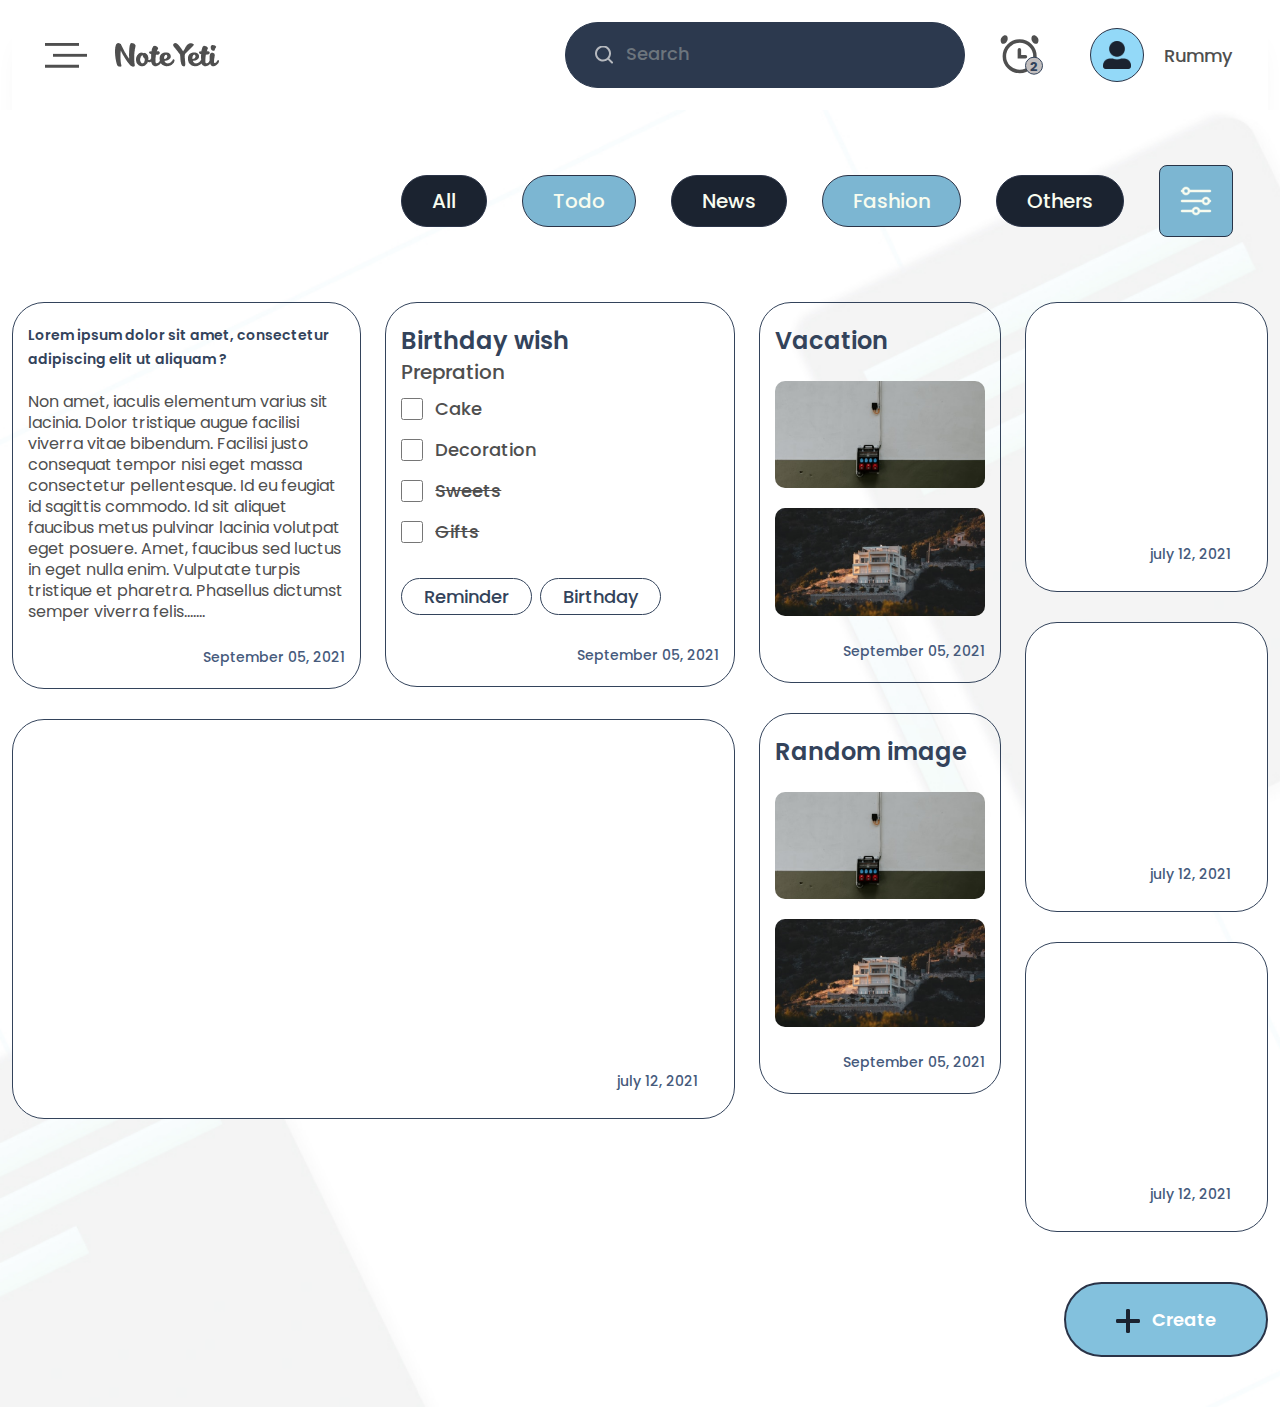
<file: home.html>
<!doctype html>
<html lang="en">

<head>
  <!-- Required Meta Tags Starts Here-->
  <meta charset="utf-8">
  <meta name="description" content="">
  <meta name="keywords" content="">
  <meta name="author" content="">
  <meta property="og:url" content="">
  <meta property="og:title" content="Note Yeti">
  <meta property="og:description" content="">
  <meta property="og:image" content="assets/images/og-image.png">
  <meta name="viewport" content="width=device-width, initial-scale=1">
  <!-- Required Meta Tags Ends Here-->

  <!-- CSS Style Link Starts Here -->
  <!-- Bootstrap CSS Link Starts Here-->
  <link rel="stylesheet" href="assets/css/vendor/bootstrap.min.css">
  <!-- Bootstrap CSS Link Ends Here-->

  <!-- Custom Template CSS Link Starts Here-->
  <link rel="stylesheet" href="assets/css/style.css">
  <!-- Custom Template CSS Link Ends Here-->
  <!-- CSS Style Link Ends Here -->

  <!-- Favicon Link Starts Here-->
  <link rel="icon" href="assets/images/favicon.png" sizes="16x16">
  <!-- Favicon Link Ends Here-->

  <!-- Website Title Starts Here -->
  <title>Note Yeti-Home Screen</title>
  <!-- Website Title Ends Here -->
</head>

<body>
  <!-- SideBar Starts Here -->
  <div class="sidebar-area" style="display:none" id="mySidebar">
    <div class="sidebar-area-item mb-0">
      <button onclick="w3_close()" class="btn close-btn">Close &times;</button>
    </div>
    <div class="sidebar-area-item">
      <a href="tags.html"><img src="assets/images/icon/01.png" alt="Icon" class="img-fluid"> <span>Manage tags</span></a>
    </div>
    <div class="sidebar-area-item">
      <a href="archives.html"><img src="assets/images/icon/02.png" alt="Icon" class="img-fluid"> <span>Archives</span></a>
    </div>
    <div class="sidebar-area-item">
      <a href="user.html"><img src="assets/images/icon/03.png" alt="Icon" class="img-fluid"> <span>Manage Profile</span></a>
    </div>
    <div class="sidebar-area-item">
      
      <a href="reset.html"><img src="assets/images/icon/04.png" alt="Icon" class="img-fluid"> <span>Change password</span></a>
    </div>
    <div class="sidebar-area-item">
      <a href="subscription.html"><img src="assets/images/icon/05.png" alt="Icon" class="img-fluid"> <span>Subscription</span></a>
    </div>
    <div class="sidebar-area-item">
      <a href="#"><img src="assets/images/icon/06.png" alt="Icon" class="img-fluid"><span>Logout</span></a>
    </div>
  </div>
  <!-- SideBar Ends Here -->

  <!-- Main Header Starts Here -->
  <header class="main-header" id="main-header">
    <div class="container-fluid">
      <nav>
        <div class="main-header-start">
          <div class="hamburger">
            <button class="btn hamburger-btn" onclick="w3_open()"><img src="assets/images/icon/mainhamburger.png" alt="Icon" class="img-fluid"></button>
          </div>
          <img src="assets/images/logo/small.png" alt="Logo" class="img-fluid"> 
        </div>
        <div class="main-header-end">
          <div class="search-field">
            <form action="#">
              <input type="search" placeholder="Search" class="form-control">
              <img src="assets/images/icon/search.svg" alt="icon" class="img-fluid">
            </form>
          </div>
          <div class="notification">
            <button type="button" class="btn">
              <img src="assets/images/icon/clock.svg" alt="Clock" class="img-fluid">
              <div class="notification-circle">
                <span>2</span>
              </div>
            </button>
          </div>
          <a class="nav-link avatar-area d-flex align-items-center justify-content-center" href="user.html">
            <div class="avatar">
              <img src="assets/images/icon/user.svg" alt="User" class="img-fluid">
            </div>
            <span>Rummy</span>
          </a>
        </div>
      </nav>
    </div>
  </header>
  <!-- Main Header Ends Here -->


  <!-- Home Screen Area Starts Here -->
  <section class="note-area home-screen mt-0" id="home-screen">
    <div class="container-fluid">
      <div class="row user-profile justify-content-center"
        style="background-image: url(assets/images/background/02.jpg);">
        <div class="col-lg-12">
          <div class="home-screen-top">
            <button type="button" class="btn dark-btn">All</button>
            <button type="button" class="btn info-btn">Todo</button>
            <button type="button" class="btn dark-btn">News</button>
            <button type="button" class="btn info-btn">Fashion</button>
            <button type="button" class="btn dark-btn">Others</button>
            <div class="dropdown">
              <button type="button" class="btn filter-bnt dropbtn" onclick="myFunction()">
                <img src="assets/images/icon/filter.svg" alt="Icon" class="img-fluid">
              </button>
              <div id="myDropdown" class="dropdown-content">
                <a href="#"><img src="assets/images/icon/updown.svg" alt="icon" class="img-fluid">Date created</a>
                <a href="#"><img src="assets/images/icon/updown.svg" alt="icon" class="img-fluid">Date modified</a>
              </div>
            </div>
          </div>
        </div>
        <div class="col-lg-12">
          <div class="row">
            <div class="col-lg-7">
              <div class="row">
                <div class="col-lg-6">
                  <div class="archives-wizerd">
                    <h6>Lorem ipsum dolor sit amet, consectetur adipiscing elit ut aliquam ?</h6>
                    <p class="archives-wizerd-text">Non amet, iaculis elementum varius sit lacinia. Dolor tristique
                      augue facilisi viverra vitae bibendum. Facilisi justo consequat tempor nisi eget massa consectetur
                      pellentesque. Id eu feugiat id sagittis commodo. Id sit aliquet faucibus metus pulvinar lacinia
                      volutpat eget posuere. Amet, faucibus sed luctus in eget nulla enim. Vulputate turpis tristique et
                      pharetra. Phasellus dictumst semper viverra felis....... </p>
                    <div class="d-flex justify-content-end">
                      <span class="date">September 05, 2021</span>
                    </div>
                  </div>
                </div>
                <div class="col-lg-6">
                  <div class="archives-wizerd">
                    <h6 class="archives-wizerd-title">Birthday wish</h6>
                    <span class="archives-wizerd-subtitle">Prepration</span>
                    <form action="#" class="selection-area archives-wizerd-selection">
                      <div class="selection-area-field">
                        <input type="checkbox" id="one">
                        <label for="one">Cake</label>
                      </div>
                      <div class="selection-area-field">
                        <input type="checkbox" id="two">
                        <label for="two">Decoration</label>
                      </div>
                      <div class="selection-area-field">
                        <input type="checkbox" id="three">
                        <label for="three"><del>Sweets</del></label>
                      </div>
                      <div class="selection-area-field">
                        <input type="checkbox" id="four">
                        <label for="four"><del>Gifts</del></label>
                      </div>
                      <div class="d-flex align-items-center selection-area-btns">
                        <button type="button" class="btn border-button me-2">Reminder</button>
                        <button type="button" class="btn border-button">Birthday</button>
                      </div>
                    </form>
                    <div class="d-flex justify-content-end">
                      <span class="date">September 05, 2021</span>
                    </div>
                  </div>
                </div>
                <div class="col-lg-12">
                  <div class="null-wizerd">
                    <div class="null-wizerd-date">
                      <span>july 12, 2021</span>
                    </div>
                  </div>
                </div>
              </div>
            </div>
            <div class="col-lg-5">
              <div class="row">
                <div class="col-lg-6">
                  <div class="archives-wizerd">
                    <h6 class="archives-wizerd-title">Vacation</h6>
                    <div class="archives-wizerd-images">
                      <img src="assets/images/card/01.png" alt="Card Image" class="img-fluid d-block">
                      <img src="assets/images/card/02.png" alt="Card Image" class="img-fluid d-block">
                    </div>
                    <div class="d-flex justify-content-end">
                      <span class="date">September 05, 2021</span>
                    </div>
                  </div>
                  <div class="archives-wizerd">
                    <h6 class="archives-wizerd-title">Random image</h6>
                    <div class="archives-wizerd-images">
                      <img src="assets/images/card/01.png" alt="Card Image" class="img-fluid d-block">
                      <img src="assets/images/card/02.png" alt="Card Image" class="img-fluid d-block">
                    </div>
                    <div class="d-flex justify-content-end">
                      <span class="date">September 05, 2021</span>
                    </div>
                  </div>
                </div>
                <div class="col-lg-6">
                  <div class="null-wizerd null-wizerd-sm">
                    <div class="null-wizerd-date">
                      <span>july 12, 2021</span>
                    </div>
                  </div>
                  <div class="null-wizerd null-wizerd-sm">
                    <div class="null-wizerd-date">
                      <span>july 12, 2021</span>
                    </div>
                  </div>
                  <div class="null-wizerd null-wizerd-sm">
                    <div class="null-wizerd-date">
                      <span>july 12, 2021</span>
                    </div>
                  </div>
                  <div class="d-flex justify-content-center justify-content-lg-end">
                    <a href="newnote.html" class="btn accent-btn-sm">
                      <svg width="24" height="24" viewBox="0 0 24 24" fill="none" xmlns="http://www.w3.org/2000/svg">
                        <path
                          d="M24 12C24 13.106 23.904 14 22.798 14H14V22.798C14 23.902 13.106 24 12 24C10.894 24 10 23.902 10 22.798V14H1.202C0.0979997 14 0 13.106 0 12C0 10.894 0.0979997 10 1.202 10H10V1.202C10 0.0959997 10.894 0 12 0C13.106 0 14 0.0959997 14 1.202V10H22.798C23.904 10 24 10.894 24 12Z"
                          fill="#1B2330"></path>
                      </svg>
                      Create</a>
                  </div>
                </div>
              </div>
            </div>
          </div>
        </div>
      </div>
    </div>
  </section>
  <!-- Home Screen Area Ends Here -->

  <!-- Script Link Starts Here -->
  <!-- jQuery Link Starts Here -->
  <script src="assets/script/vendor/jquery-3.5.1.min.js"></script>
  <!-- jQuery Link Ends Here -->

  <!-- Bootstrap JS Link Starts Here -->
  <script src="assets/script/vendor/bootstrap.bundle.min.js"></script>
  <!-- Bootstrap JS Link Ends Here -->

  <!--Custom Template Script Link Starts Here -->
  <script src="assets/script/script.js"></script>
  <!--Custom Template Script Link Ends Here -->
  <!-- Script Link Ends Here -->

</body>

</html>
</file>
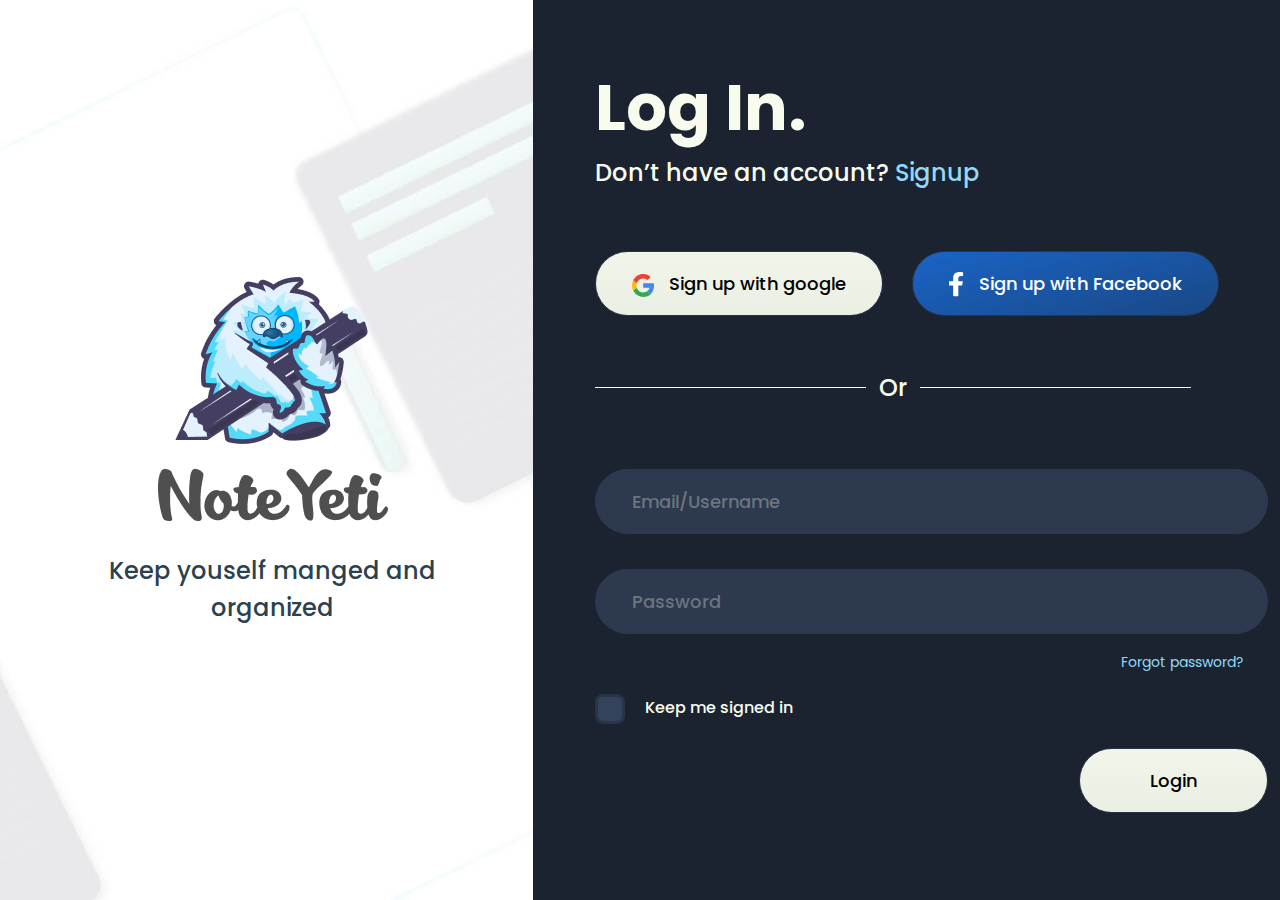
<file: login.html>
<!doctype html>
<html lang="en">

<head>
  <!-- Required Meta Tags Starts Here-->
  <meta charset="utf-8">
  <meta name="description" content="">
  <meta name="keywords" content="">
  <meta name="author" content="">
  <meta property="og:url" content="">
  <meta property="og:title" content="Note Yeti">
  <meta property="og:description" content="">
  <meta property="og:image" content="assets/images/og-image.png">
  <meta name="viewport" content="width=device-width, initial-scale=1">
  <!-- Required Meta Tags Ends Here-->

  <!-- CSS Style Link Starts Here -->
  <!-- Bootstrap CSS Link Starts Here-->
  <link rel="stylesheet" href="assets/css/vendor/bootstrap.min.css">
  <!-- Bootstrap CSS Link Ends Here-->

  <!-- Custom Template CSS Link Starts Here-->
  <link rel="stylesheet" href="assets/css/style.css">
  <!-- Custom Template CSS Link Ends Here-->
  <!-- CSS Style Link Ends Here -->

  <!-- Favicon Link Starts Here-->
  <link rel="icon" href="assets/images/favicon.png" sizes="16x16">
  <!-- Favicon Link Ends Here-->

  <!-- Website Title Starts Here -->
  <title>Note Yeti-Login</title>
  <!-- Website Title Ends Here -->
</head>

<body>
  <!-- Get Started Area Starts Here -->
  <section class="starting">
    <div class="container-fluid ms-0 me-0">
      <div class="row" style="height: 100vh;">
        <div class="col-lg-5 starting-bg pe-0 d-flex align-items-center justify-content-center py-4 py-lg-0"
          style="background-image: url(assets/images/background/01.jpg);">
          <div class="starting-left">
            <img src="assets/images/logo/logo.png" alt="Logo" class="img-fluid mx-auto d-block">
            <div class="starting-left-text">
              <h6 class="text-center lead text-secondary">Keep youself manged and</h6>
              <h6 class="text-center lead text-secondary mb-0">organized</h6>
            </div>
          </div>
        </div>
        <div class="col-lg-7 starting-right">
          <div class="starting-right-content">
            <h2 class="text-primary">Log In.</h2>
            <p class="text-primary sub-heading mb-0">Don’t have an account? <a href="index.html" class="text-info">Signup</a>
            </p>
            <div class="another-signup">
              <button type="button" class="btn g-btn btn-lg me-0 me-lg-5 mb-3 mb-lg-0"><img src="assets/images/icon/google.svg" alt="Icon">
                Sign up with google</button>
              <button type="button" class="btn f-btn btn-lg"><img src="assets/images/icon/facebook.svg" alt="Icon"> Sign
                up with Facebook</button>
            </div>
            <div class="d-flex justify-content-center negative-flex">
              <div class="area-line d-flex align-items-center justify-content-center justify-content-lg-start">
                <div class="area-line-left"></div>
                <span class="d-flex align-items-center justify-content-center fs-4 fw-500 text-primary">Or</span>
                <div class="area-line-right"></div>
              </div>
            </div>
            <div class="signup-form">
              <form>
                <div class="mb-35">
                  <input type="text" class="form-control custom-input" placeholder="Email/Username">
                </div>
                <div class="mb-3">
                  <input type="password" class="form-control custom-input" placeholder="Password">
                  <div class="mt-2 mt-lg-3 text-end me-4"><a href="forgot.html" class="form-text text-info">Forgot password?</a></div>
                </div>

                <div class="mb-4 form-check">
                  <div class="d-flex align-items-center">
                    <input type="checkbox" class="form-check-input custom-checkbox" id="check">
                    <label class="form-check-label text-primary fw-500" for="check"
                      style="max-width: 345px; line-height: 29px;">Keep me signed in</label>
                  </div>
                </div>
                <div class="d-flex justify-content-end">
                  <button type="submit" class="btn-submit">Login</button>
                </div>
              </form>
            </div>
          </div>
        </div>
      </div>
    </div>
  </section>
  <!-- Get Started Area Ends Here -->

  <!-- Script Link Starts Here -->
  <!-- jQuery Link Starts Here -->
  <script src="assets/script/vendor/jquery-3.5.1.min.js"></script>
  <!-- jQuery Link Ends Here -->

  <!-- Bootstrap JS Link Starts Here -->
  <script src="assets/script/vendor/bootstrap.bundle.min.js"></script>
  <!-- Bootstrap JS Link Ends Here -->

  <!--Custom Template Script Link Starts Here -->
  <script src="assets/script/script.js"></script>
  <!--Custom Template Script Link Ends Here -->
  <!-- Script Link Ends Here -->

</body>

</html>
</file>
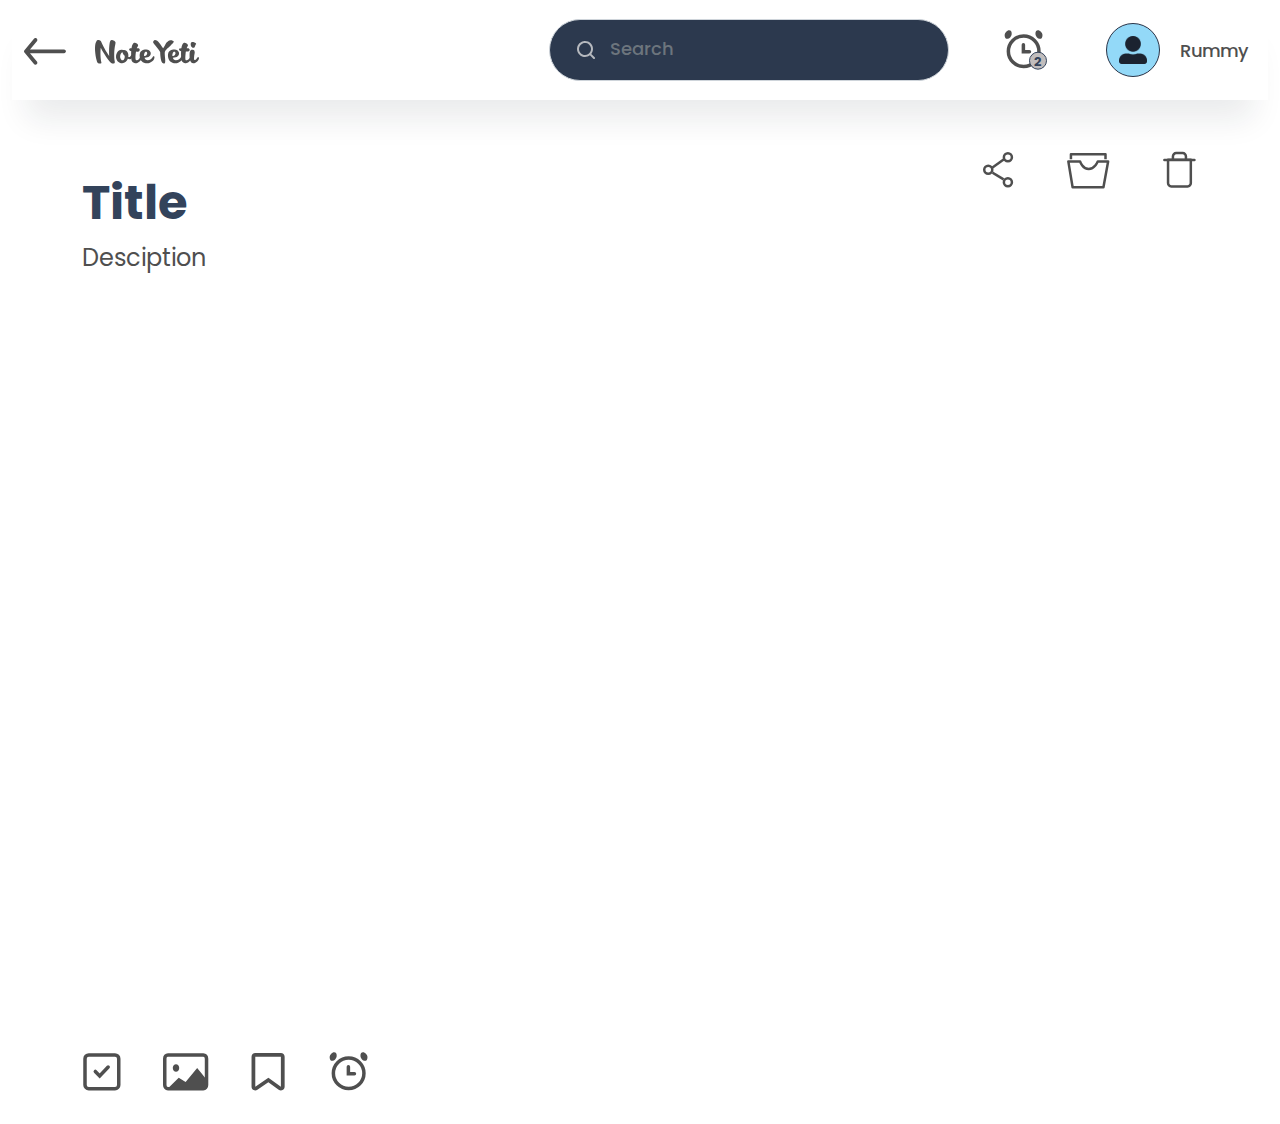
<file: newnote.html>
<!doctype html>
<html lang="en">

<head>
  <!-- Required Meta Tags Starts Here-->
  <meta charset="utf-8">
  <meta name="description" content="">
  <meta name="keywords" content="">
  <meta name="author" content="">
  <meta property="og:url" content="">
  <meta property="og:title" content="Note Yeti">
  <meta property="og:description" content="">
  <meta property="og:image" content="assets/images/og-image.png">
  <meta name="viewport" content="width=device-width, initial-scale=1">
  <!-- Required Meta Tags Ends Here-->

  <!-- CSS Style Link Starts Here -->
  <!-- Bootstrap CSS Link Starts Here-->
  <link rel="stylesheet" href="assets/css/vendor/bootstrap.min.css">
  <!-- Bootstrap CSS Link Ends Here-->

  <!-- Custom Template CSS Link Starts Here-->
  <link rel="stylesheet" href="assets/css/style.css">
  <!-- Custom Template CSS Link Ends Here-->
  <!-- CSS Style Link Ends Here -->

  <!-- Favicon Link Starts Here-->
  <link rel="icon" href="assets/images/favicon.png" sizes="16x16">
  <!-- Favicon Link Ends Here-->

  <!-- Website Title Starts Here -->
  <title>Note Yeti-New Note</title>
  <!-- Website Title Ends Here -->
</head>

<body>
  <!-- Header Starts Here -->
  <header>
    <div class="container-fluid second-header">
      <nav class="navbar navbar-expand-lg navbar-light">
        <div class="container-fluid">
          <a class="navbar-brand back-logo" href="newnote.html">
            <img src="assets/images/icon/back.svg" alt="Back Icon" class="img-fluid me-4">
            <img src="assets/images/icon/logo.svg" alt="Logo">
          </a>
          <button class="navbar-toggler" type="button" data-bs-toggle="collapse" data-bs-target="#navbarSupportedContent" aria-controls="navbarSupportedContent" aria-expanded="false" aria-label="Toggle navigation">
            <span class="navbar-toggler-icon"></span>
          </button>
          <div class="collapse navbar-collapse" id="navbarSupportedContent">
            <ul class="navbar-nav ms-auto mb-2 mb-lg-0 d-flex align-items-center">
              <li class="last-item nav-item">
                <div class="search-box">
                  <form action="#">
                    <input type="search" id="search" placeholder="Search" class="form-control">
                    <button class="btn"><img src="assets/images/icon/search.svg" alt="Search"></button>
                  </form>
                </div>
              </li>
              <li class="nav-item">
                 <div class="notification">
                   <button type="button" class="btn">
                     <img src="assets/images/icon/clock.svg" alt="Clock" class="img-fluid">
                     <div class="notification-circle">
                       <span>2</span>
                     </div>
                   </button>
                 </div>
              </li>
              <li class="nav-item">
                <a class="nav-link avatar-area d-flex align-items-center justify-content-center" href="user.html">
                  <div class="avatar">
                    <img src="assets/images/icon/user.svg" alt="User" class="img-fluid">
                  </div>
                  <span>Rummy</span>
                </a>
              </li>
            </ul>
          </div>
        </div>
      </nav>
    </div>
  </header>
  <!-- Header Ends Here -->

  <!-- Note Area Starts Here -->
  <section class="note-area">
    <div class="container">
      <div class="row h-100">
        <div class="col-lg-12">
          <div class="note-area-heading">
            <div class="mt-4">
              <h3>Title</h3>
              <span class="sub-heading">Desciption</span>
            </div>
            <div class="note-area-right d-flex align-items-center">
              <button type="button" class="btn"><img src="assets/images/icon/share.svg" alt="Icon" class="img-fluid"></button>
              <button type="button" class="btn"><img src="assets/images/icon/file.svg" alt="Icon" class="img-fluid"></button>
              <button type="button" class="btn"><img src="assets/images/icon/trash.svg" alt="Icon" class="img-fluid"></button>
            </div>
          </div>
        </div>
      </div>
      <div class="row">
        <div class="col-lg-12">
          <div class="note-area-footer d-flex align-items-center">
            <button type="button" class="btn"><img src="assets/images/icon/tick.svg" alt="Icon" class="img-fluid"></button>
            <button type="button" class="btn"><img src="assets/images/icon/image.svg" alt="Icon" class="img-fluid"></button>
            <button type="button" class="btn"><img src="assets/images/icon/save.svg" alt="Icon" class="img-fluid"></button>
            <button type="button" class="btn"><img src="assets/images/icon/clock.svg" alt="Icon" class="img-fluid"></button>
          </div>
        </div>
      </div>
    </div>
  </section>
  <!-- Note Area Ends Here -->

  <!-- Script Link Starts Here -->
  <!-- jQuery Link Starts Here -->
  <script src="assets/script/vendor/jquery-3.5.1.min.js"></script>
  <!-- jQuery Link Ends Here -->

  <!-- Bootstrap JS Link Starts Here -->
  <script src="assets/script/vendor/bootstrap.bundle.min.js"></script>
  <!-- Bootstrap JS Link Ends Here -->

  <!--Custom Template Script Link Starts Here -->
  <script src="assets/script/script.js"></script>
  <!--Custom Template Script Link Ends Here -->
  <!-- Script Link Ends Here -->

</body>

</html>
</file>
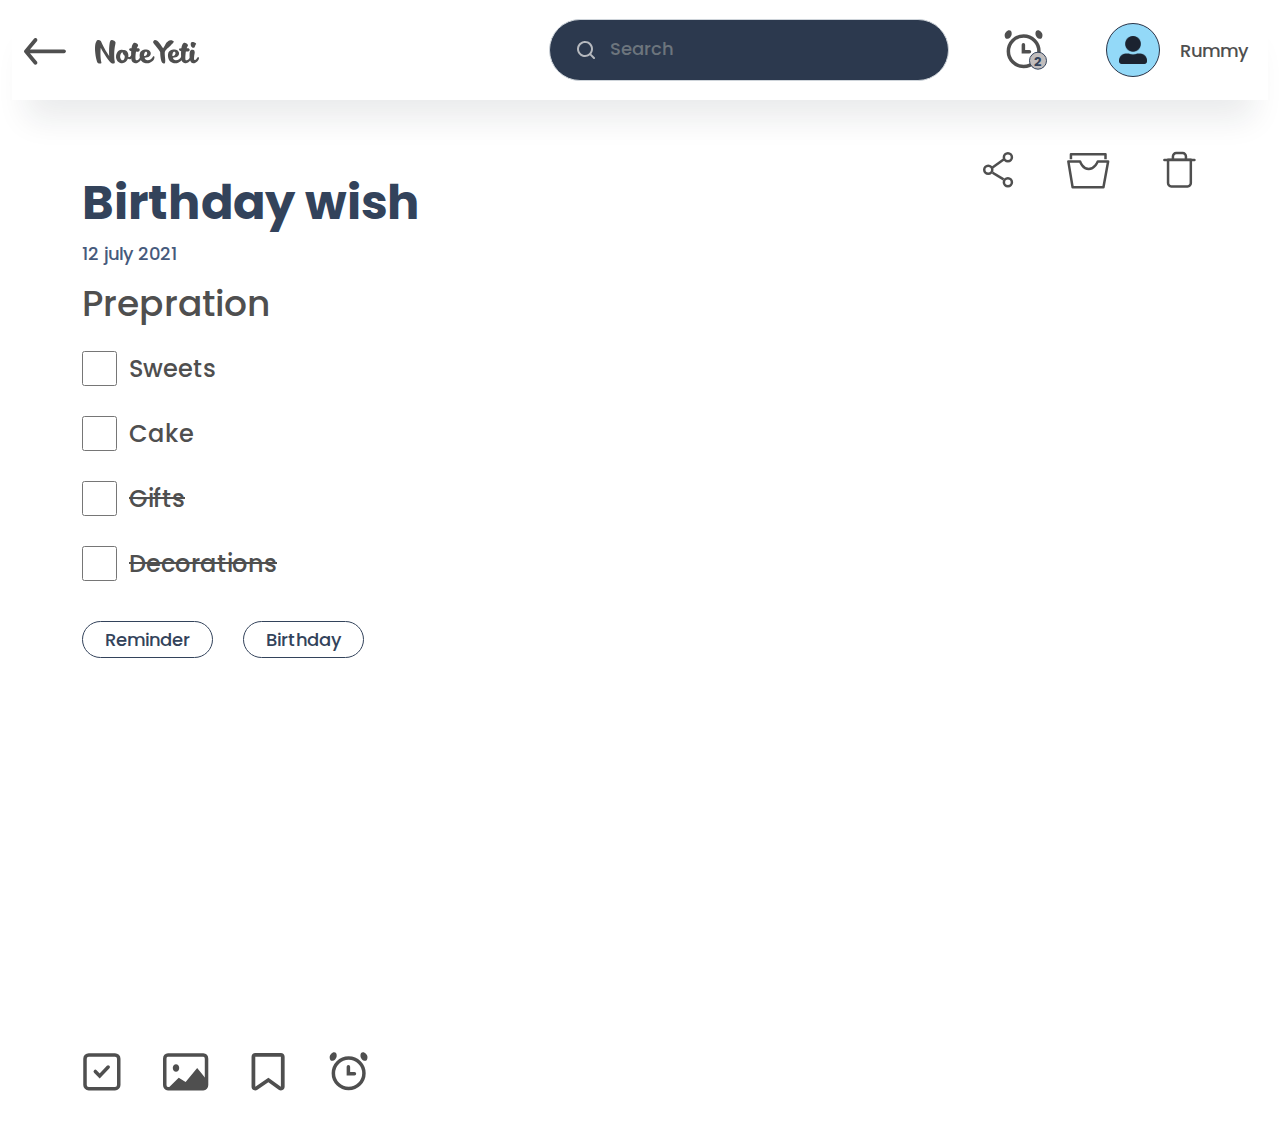
<file: notescreen.html>
<!doctype html>
<html lang="en">

<head>
  <!-- Required Meta Tags Starts Here-->
  <meta charset="utf-8">
  <meta name="description" content="">
  <meta name="keywords" content="">
  <meta name="author" content="">
  <meta property="og:url" content="">
  <meta property="og:title" content="Note Yeti">
  <meta property="og:description" content="">
  <meta property="og:image" content="assets/images/og-image.png">
  <meta name="viewport" content="width=device-width, initial-scale=1">
  <!-- Required Meta Tags Ends Here-->

  <!-- CSS Style Link Starts Here -->
  <!-- Bootstrap CSS Link Starts Here-->
  <link rel="stylesheet" href="assets/css/vendor/bootstrap.min.css">
  <!-- Bootstrap CSS Link Ends Here-->

  <!-- Custom Template CSS Link Starts Here-->
  <link rel="stylesheet" href="assets/css/style.css">
  <!-- Custom Template CSS Link Ends Here-->
  <!-- CSS Style Link Ends Here -->

  <!-- Favicon Link Starts Here-->
  <link rel="icon" href="assets/images/favicon.png" sizes="16x16">
  <!-- Favicon Link Ends Here-->

  <!-- Website Title Starts Here -->
  <title>Note Yeti-Main Note Screen</title>
  <!-- Website Title Ends Here -->
</head>

<body>
  <!-- Header Starts Here -->
  <header>
    <div class="container-fluid second-header">
      <nav class="navbar navbar-expand-lg navbar-light">
        <div class="container-fluid">
          <a class="navbar-brand back-logo" href="newnote.html">
            <img src="assets/images/icon/back.svg" alt="Back Icon" class="img-fluid me-4">
            <img src="assets/images/icon/logo.svg" alt="Logo">
          </a>
          <button class="navbar-toggler" type="button" data-bs-toggle="collapse" data-bs-target="#navbarSupportedContent" aria-controls="navbarSupportedContent" aria-expanded="false" aria-label="Toggle navigation">
            <span class="navbar-toggler-icon"></span>
          </button>
          <div class="collapse navbar-collapse" id="navbarSupportedContent">
            <ul class="navbar-nav ms-auto mb-2 mb-lg-0 d-flex align-items-center">
              <li class="last-item nav-item">
                <div class="search-box">
                  <form action="#">
                    <input type="search" id="search" placeholder="Search" class="form-control">
                    <button class="btn"><img src="assets/images/icon/search.svg" alt="Search"></button>
                  </form>
                </div>
              </li>
              <li class="nav-item">
                 <div class="notification">
                   <button type="button" class="btn">
                     <img src="assets/images/icon/clock.svg" alt="Clock" class="img-fluid">
                     <div class="notification-circle">
                       <span>2</span>
                     </div>
                   </button>
                 </div>
              </li>
              <li class="nav-item">
                <a class="nav-link avatar-area d-flex align-items-center justify-content-center" href="user.html">
                  <div class="avatar">
                    <img src="assets/images/icon/user.svg" alt="User" class="img-fluid">
                  </div>
                  <span>Rummy</span>
                </a>
              </li>
            </ul>
          </div>
        </div>
      </nav>
    </div>
  </header>
  <!-- Header Ends Here -->

  <!-- Note Area Starts Here -->
  <section class="note-area">
    <div class="container">
      <div class="row h-100">
        <div class="col-lg-12">
          <div class="note-area-heading">
            <div class="mt-4">
              <h3>Birthday wish</h3>
              <span style="font-weight: 500; font-size: 18px; color: #465A7C;">12 july 2021</span>
              <span class="main-lead d-block">Prepration</span>
              <form action="#" class="selection-area">
                <div class="selection-area-field">
                  <input type="checkbox" id="one">
                  <label for="one">Sweets</label>
                </div>
                <div class="selection-area-field">
                  <input type="checkbox" id="two">
                  <label for="two">Cake</label>
                </div>
                <div class="selection-area-field">
                  <input type="checkbox" id="three">
                  <label for="three"><del>Gifts</del></label>
                </div>
                <div class="selection-area-field">
                  <input type="checkbox" id="four">
                  <label for="four"><del>Decorations</del></label>
                </div>
                <div class="d-flex align-items-center selection-area-btns">
                  <button type="button" class="btn border-button">Reminder</button>
                  <button type="button" class="btn border-button">Birthday</button>
                </div>
              </form>
            </div>
            <div class="note-area-right d-flex align-items-center">
              <button type="button" class="btn"><img src="assets/images/icon/share.svg" alt="Icon" class="img-fluid"></button>
              <button type="button" class="btn"><img src="assets/images/icon/file.svg" alt="Icon" class="img-fluid"></button>
              <button type="button" class="btn"><img src="assets/images/icon/trash.svg" alt="Icon" class="img-fluid"></button>
            </div>
          </div>
        </div>
      </div>
      <div class="row">
        <div class="col-lg-12">
          <div class="note-area-footer d-flex align-items-center">
            <button type="button" class="btn"><img src="assets/images/icon/tick.svg" alt="Icon" class="img-fluid"></button>
            <button type="button" class="btn"><img src="assets/images/icon/image.svg" alt="Icon" class="img-fluid"></button>
            <button type="button" class="btn"><img src="assets/images/icon/save.svg" alt="Icon" class="img-fluid"></button>
            <button type="button" class="btn"><img src="assets/images/icon/clock.svg" alt="Icon" class="img-fluid"></button>
          </div>
        </div>
      </div>
    </div>
  </section>
  <!-- Note Area Ends Here -->

  <!-- Script Link Starts Here -->
  <!-- jQuery Link Starts Here -->
  <script src="assets/script/vendor/jquery-3.5.1.min.js"></script>
  <!-- jQuery Link Ends Here -->

  <!-- Bootstrap JS Link Starts Here -->
  <script src="assets/script/vendor/bootstrap.bundle.min.js"></script>
  <!-- Bootstrap JS Link Ends Here -->

  <!--Custom Template Script Link Starts Here -->
  <script src="assets/script/script.js"></script>
  <!--Custom Template Script Link Ends Here -->
  <!-- Script Link Ends Here -->

</body>

</html>
</file>
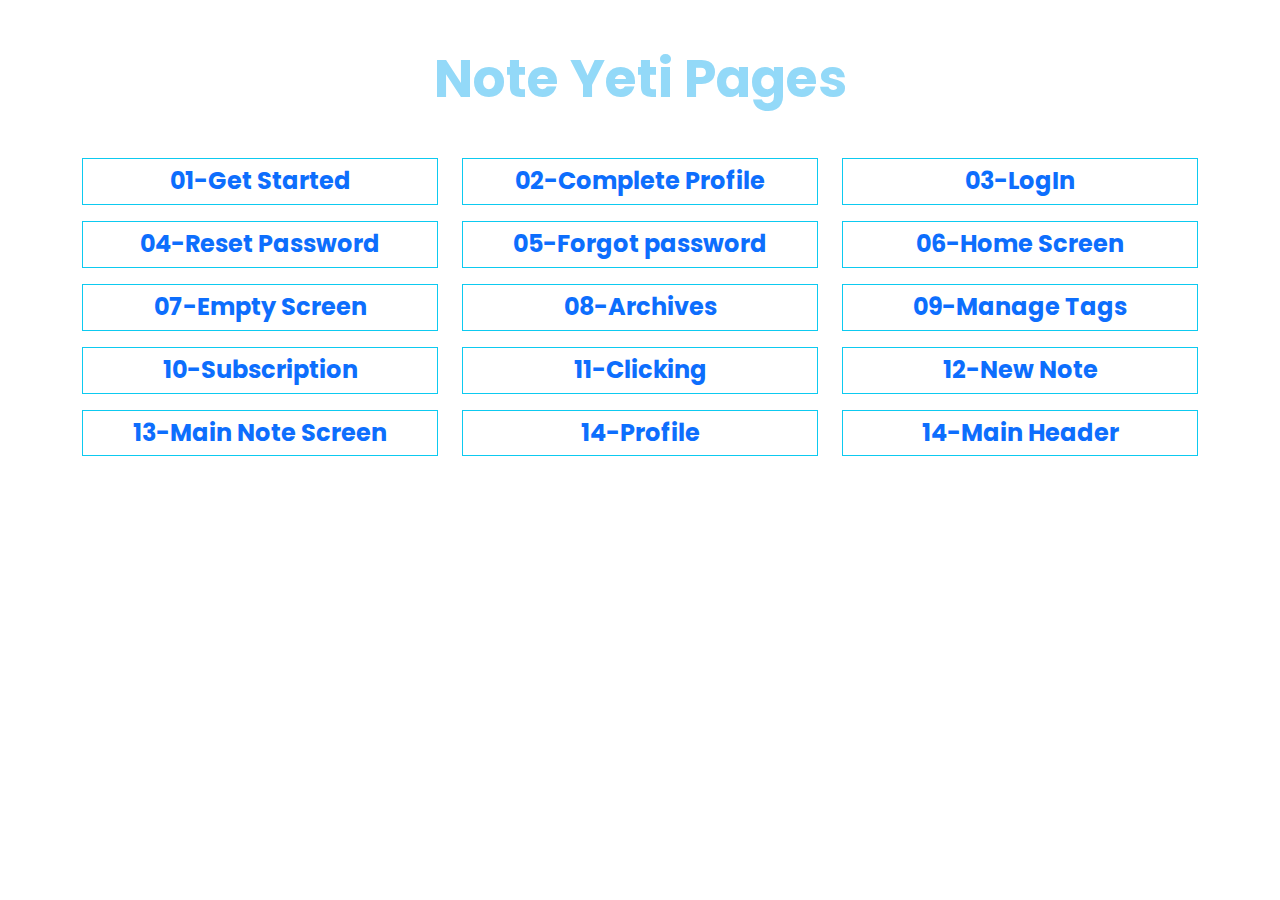
<file: pages.html>
<!doctype html>
<html lang="en">

<head>
  <!-- Required Meta Tags Starts Here-->
  <meta charset="utf-8">
  <meta name="description" content="">
  <meta name="keywords" content="">
  <meta name="author" content="">
  <meta property="og:url" content="">
  <meta property="og:title" content="Note Yeti">
  <meta property="og:description" content="">
  <meta property="og:image" content="assets/images/og-image.png">
  <meta name="viewport" content="width=device-width, initial-scale=1">
  <!-- Required Meta Tags Ends Here-->

  <!-- CSS Style Link Starts Here -->
  <!-- Bootstrap CSS Link Starts Here-->
  <link rel="stylesheet" href="assets/css/vendor/bootstrap.min.css">
  <!-- Bootstrap CSS Link Ends Here-->

  <!-- Custom Template CSS Link Starts Here-->
  <link rel="stylesheet" href="assets/css/style.css">
  <!-- Custom Template CSS Link Ends Here-->
  <!-- CSS Style Link Ends Here -->

  <!-- Favicon Link Starts Here-->
  <link rel="icon" href="assets/images/favicon.png" sizes="16x16">
  <!-- Favicon Link Ends Here-->

  <!-- Website Title Starts Here -->
  <title>Note Yeti-Pages</title>
  <!-- Website Title Ends Here -->
</head>
<style>
.pages-link h4{
  font-size: 24px !important;
}
</style>
<body>

  <!-- Pages Link Starts Here -->
  <section class="py-5 pages-link">
    <h1 class="text-center text-info">Note Yeti Pages</h1>
    <div class="container">
      <div class="row mt-5">
        <div class="col-lg-4 mb-3">
          <h4 class="py-2 m-0 border border-info text-center"><a href="index.html">01-Get Started</a></h4>
        </div>
        <div class="col-lg-4 mb-3">
          <h4 class="py-2 m-0 border border-info text-center"><a href="detail.html">02-Complete Profile</a></h4>
        </div>
        <div class="col-lg-4 mb-3">
          <h4 class="py-2 m-0 border border-info text-center"><a href="login.html">03-LogIn</a></h4>
        </div>
        <div class="col-lg-4 mb-3">
          <h4 class="py-2 m-0 border border-info text-center"><a href="reset.html">04-Reset Password</a></h4>
        </div>
        <div class="col-lg-4 mb-3">
          <h4 class="py-2 m-0 border border-info text-center"><a href="forgot.html">05-Forgot password</a></h4>
        </div>
        <div class="col-lg-4 mb-3">
          <h4 class="py-2 m-0 border border-info text-center"><a href="home.html">06-Home Screen</a></h4>
        </div>
        <div class="col-lg-4 mb-3">
          <h4 class="py-2 m-0 border border-info text-center"><a href="empty.html">07-Empty Screen</a></h4>
        </div>
        <div class="col-lg-4 mb-3">
          <h4 class="py-2 m-0 border border-info text-center"><a href="archives.html">08-Archives</a></h4>
        </div>
        <div class="col-lg-4 mb-3">
          <h4 class="py-2 m-0 border border-info text-center"><a href="tags.html">09-Manage Tags</a></h4>
        </div>
        <div class="col-lg-4 mb-3">
          <h4 class="py-2 m-0 border border-info text-center"><a href="subscription.html">10-Subscription</a></h4>
        </div>
        <div class="col-lg-4 mb-3">
          <h4 class="py-2 m-0 border border-info text-center"><a href="clicking.html">11-Clicking</a></h4>
        </div>
        <div class="col-lg-4 mb-3">
          <h4 class="py-2 m-0 border border-info text-center"><a href="newnote.html">12-New Note</a></h4>
        </div>
        <div class="col-lg-4">
          <h4 class="py-2 m-0 border border-info text-center"><a href="notescreen.html">13-Main Note Screen</a></h4>
        </div>
        <div class="col-lg-4">
          <h4 class="py-2 m-0 border border-info text-center"><a href="user.html">14-Profile</a></h4>
        </div>
        <div class="col-lg-4">
          <h4 class="py-2 m-0 border border-info text-center"><a href="header.html">14-Main Header</a></h4>
        </div>
      </div>
    </div>
  </section>
  <!-- Pages Link Ends Here -->

  <!-- Script Link Starts Here -->
  <!-- jQuery Link Starts Here -->
  <script src="assets/script/vendor/jquery-3.5.1.min.js"></script>
  <!-- jQuery Link Ends Here -->

  <!-- Bootstrap JS Link Starts Here -->
  <script src="assets/script/vendor/bootstrap.bundle.min.js"></script>
  <!-- Bootstrap JS Link Ends Here -->

  <!--Custom Template Script Link Starts Here -->
  <script src="assets/script/script.js"></script>
  <!--Custom Template Script Link Ends Here -->
  <!-- Script Link Ends Here -->

</body>

</html>
</file>
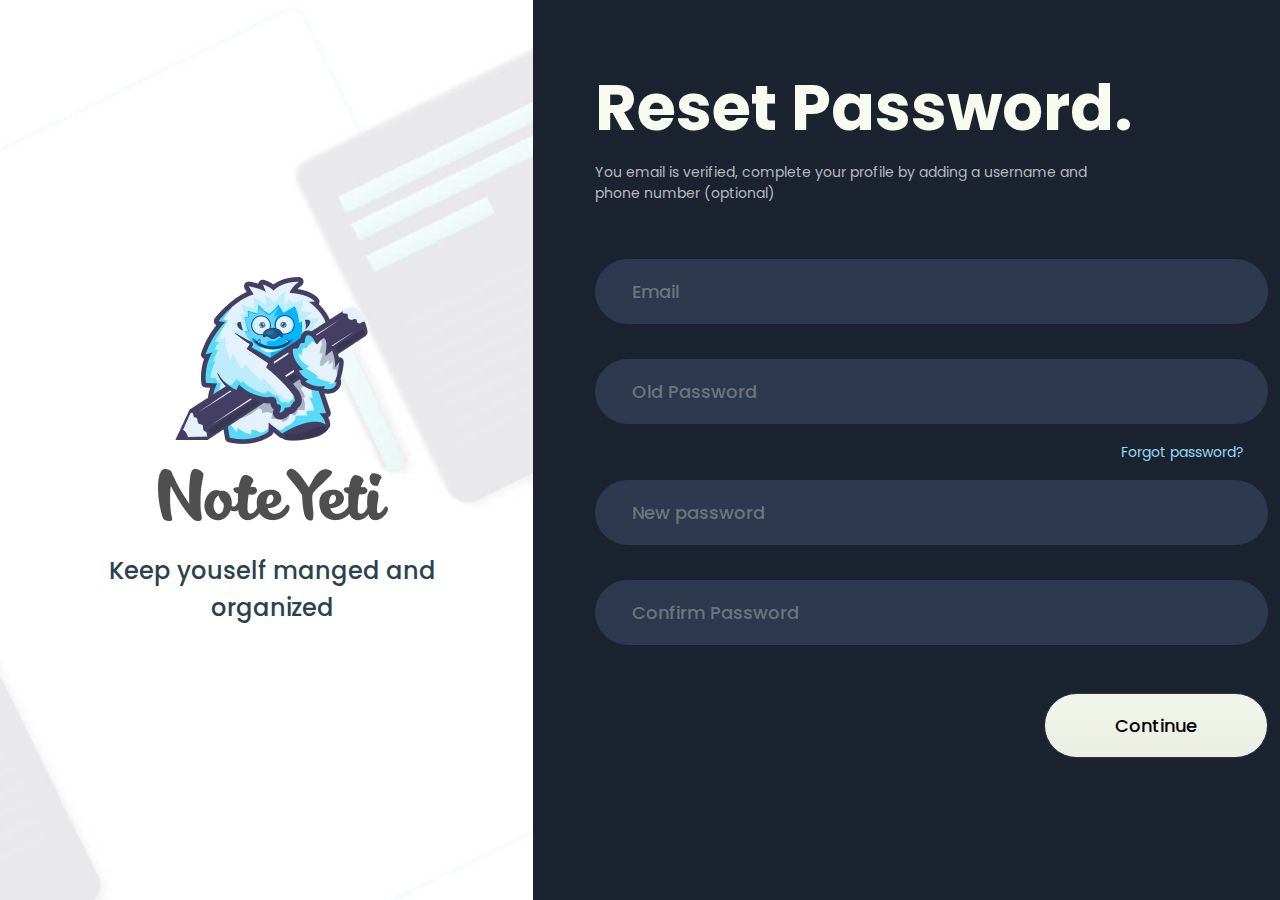
<file: reset.html>
<!doctype html>
<html lang="en">

<head>
  <!-- Required Meta Tags Starts Here-->
  <meta charset="utf-8">
  <meta name="description" content="">
  <meta name="keywords" content="">
  <meta name="author" content="">
  <meta property="og:url" content="">
  <meta property="og:title" content="Note Yeti">
  <meta property="og:description" content="">
  <meta property="og:image" content="assets/images/og-image.png">
  <meta name="viewport" content="width=device-width, initial-scale=1">
  <!-- Required Meta Tags Ends Here-->

  <!-- CSS Style Link Starts Here -->
  <!-- Bootstrap CSS Link Starts Here-->
  <link rel="stylesheet" href="assets/css/vendor/bootstrap.min.css">
  <!-- Bootstrap CSS Link Ends Here-->

  <!-- Custom Template CSS Link Starts Here-->
  <link rel="stylesheet" href="assets/css/style.css">
  <!-- Custom Template CSS Link Ends Here-->
  <!-- CSS Style Link Ends Here -->

  <!-- Favicon Link Starts Here-->
  <link rel="icon" href="assets/images/favicon.png" sizes="16x16">
  <!-- Favicon Link Ends Here-->

  <!-- Website Title Starts Here -->
  <title>Note Yeti-Reset Password</title>
  <!-- Website Title Ends Here -->
</head>

<body>
  <!-- Get Started Area Starts Here -->
  <section class="starting">
    <div class="container-fluid ms-0 me-0">
      <div class="row" style="height: 100vh;">
        <div class="col-lg-5 starting-bg pe-0 d-flex align-items-center justify-content-center py-4 py-lg-0"
          style="background-image: url(assets/images/background/01.jpg);">
          <div class="starting-left">
            <img src="assets/images/logo/logo.png" alt="Logo" class="img-fluid mx-auto d-block">
            <div class="starting-left-text">
              <h6 class="text-center lead text-secondary">Keep youself manged and</h6>
              <h6 class="text-center lead text-secondary mb-0">organized</h6>
            </div>
          </div>
        </div>
        <div class="col-lg-7 starting-right sub-pages">
          <div class="starting-right-content">
            <h2 class="text-primary">Reset Password.</h2>
            <p class="normal-heading">
              You email is verified, complete your profile by adding a username and phone number (optional)
            </p>
            <div class="signup-form">
              <form>
                <div class="mb-35">
                  <input type="email" class="form-control custom-input" placeholder="Email">
                </div>
                <div class="mb-3">
                  <input type="password" class="form-control custom-input" placeholder="Old Password">
                  <div class="mt-2 mt-lg-3 text-end me-4"><a href="forgot.html" class="form-text text-info">Forgot password?</a></div>
                </div>
                <div class="mb-35">
                  <input type="password" class="form-control custom-input" placeholder="New password">
                </div>
                <div class="mb-35">
                  <input type="password" class="form-control custom-input" placeholder="Confirm Password">
                </div>
                <div class="d-flex justify-content-end mt-5 submit-area">
                  <button type="submit" class="btn-submit">Continue</button>
                </div>
              </form>
            </div>
          </div>
        </div>
      </div>
    </div>
  </section>
  <!-- Get Started Area Ends Here -->

  <!-- Script Link Starts Here -->
  <!-- jQuery Link Starts Here -->
  <script src="assets/script/vendor/jquery-3.5.1.min.js"></script>
  <!-- jQuery Link Ends Here -->

  <!-- Bootstrap JS Link Starts Here -->
  <script src="assets/script/vendor/bootstrap.bundle.min.js"></script>
  <!-- Bootstrap JS Link Ends Here -->

  <!--Custom Template Script Link Starts Here -->
  <script src="assets/script/script.js"></script>
  <!--Custom Template Script Link Ends Here -->
  <!-- Script Link Ends Here -->

</body>

</html>
</file>
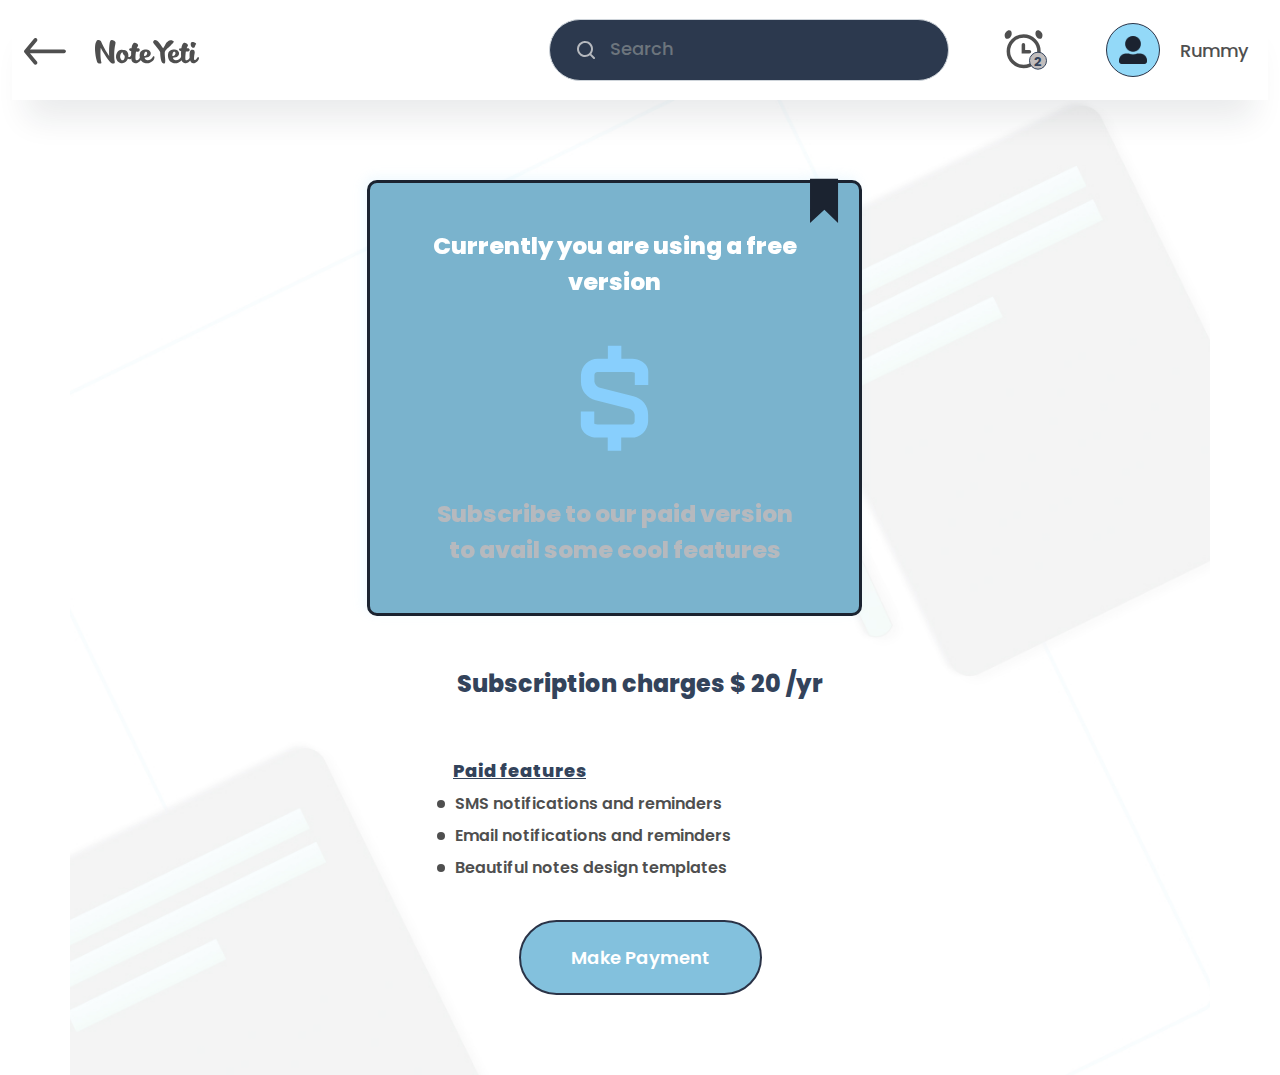
<file: subscription.html>
<!doctype html>
<html lang="en">

<head>
  <!-- Required Meta Tags Starts Here-->
  <meta charset="utf-8">
  <meta name="description" content="">
  <meta name="keywords" content="">
  <meta name="author" content="">
  <meta property="og:url" content="">
  <meta property="og:title" content="Note Yeti">
  <meta property="og:description" content="">
  <meta property="og:image" content="assets/images/og-image.png">
  <meta name="viewport" content="width=device-width, initial-scale=1">
  <!-- Required Meta Tags Ends Here-->

  <!-- CSS Style Link Starts Here -->
  <!-- Bootstrap CSS Link Starts Here-->
  <link rel="stylesheet" href="assets/css/vendor/bootstrap.min.css">
  <!-- Bootstrap CSS Link Ends Here-->

  <!-- Custom Template CSS Link Starts Here-->
  <link rel="stylesheet" href="assets/css/style.css">
  <!-- Custom Template CSS Link Ends Here-->
  <!-- CSS Style Link Ends Here -->

  <!-- Favicon Link Starts Here-->
  <link rel="icon" href="assets/images/favicon.png" sizes="16x16">
  <!-- Favicon Link Ends Here-->

  <!-- Website Title Starts Here -->
  <title>Note Yeti-Subscription</title>
  <!-- Website Title Ends Here -->
</head>

<body>
  <!-- Header Starts Here -->
  <header>
    <div class="container-fluid second-header">
      <nav class="navbar navbar-expand-lg navbar-light">
        <div class="container-fluid">
          <a class="navbar-brand back-logo" href="newnote.html">
            <img src="assets/images/icon/back.svg" alt="Back Icon" class="img-fluid me-4">
            <img src="assets/images/icon/logo.svg" alt="Logo">
          </a>
          <button class="navbar-toggler" type="button" data-bs-toggle="collapse"
            data-bs-target="#navbarSupportedContent" aria-controls="navbarSupportedContent" aria-expanded="false"
            aria-label="Toggle navigation">
            <span class="navbar-toggler-icon"></span>
          </button>
          <div class="collapse navbar-collapse" id="navbarSupportedContent">
            <ul class="navbar-nav ms-auto mb-2 mb-lg-0 d-flex align-items-center">
              <li class="last-item nav-item">
                <div class="search-box">
                  <form action="#">
                    <input type="search" id="search" placeholder="Search" class="form-control">
                    <button class="btn"><img src="assets/images/icon/search.svg" alt="Search"></button>
                  </form>
                </div>
              </li>
              <li class="nav-item">
                <div class="notification">
                  <button type="button" class="btn">
                    <img src="assets/images/icon/clock.svg" alt="Clock" class="img-fluid">
                    <div class="notification-circle">
                      <span>2</span>
                    </div>
                  </button>
                </div>
              </li>
              <li class="nav-item">
                <a class="nav-link avatar-area d-flex align-items-center justify-content-center" href="user.html">
                  <div class="avatar">
                    <img src="assets/images/icon/user.svg" alt="User" class="img-fluid">
                  </div>
                  <span>Rummy</span>
                </a>
              </li>
            </ul>
          </div>
        </div>
      </nav>
    </div>
  </header>
  <!-- Header Ends Here -->

  <!-- Subscription Area Starts Here -->

  <section class="note-area mt-0 subscription-area">
    <div class="container">
      <div class="row user-profile justify-content-center" style="background-image: url(assets/images/background/02.jpg);">
        <div class="col-lg-6">
          <div class="subscription-area-row">
            <div class="subscription-wizerd">
              <img src="assets/images/icon/badge.svg" alt="Icon" class="img-fluid subscription-wizerd-badge">
              <h6>Currently you are using a free version</h6>
              <svg width="69" height="106" viewBox="0 0 69 106" fill="none" xmlns="http://www.w3.org/2000/svg">
                <g style="mix-blend-mode:color-dodge">
                  <path
                    d="M27.8735 0.672363V13.7876H17.7775C13.385 13.7788 9.16377 15.4899 6.01829 18.5543C2.87281 21.6187 1.05331 25.7926 0.949676 30.1816V36.7392C0.938893 41.0272 2.38483 45.1918 5.05079 48.5513C7.71675 51.9108 11.4448 54.2663 15.6247 55.2321L50.0868 63.8884C51.2537 64.4186 52.2774 65.219 53.0731 66.2234C53.8688 67.2278 54.4136 68.4072 54.6624 69.6639V76.2215C54.6612 76.659 54.5726 77.0918 54.402 77.4946C54.2313 77.8975 53.9819 78.2622 53.6685 78.5676C53.3551 78.8729 52.9838 79.1127 52.5765 79.2728C52.1692 79.433 51.7341 79.5103 51.2965 79.5003H17.6374C16.4702 79.4967 15.3191 79.2275 14.2715 78.7131V66.38H0.816406V79.4952C0.861607 81.561 1.42832 83.5818 2.46392 85.3702C3.49951 87.1585 4.97042 88.6562 6.74007 89.7244C10.0061 91.7445 13.7991 92.7491 17.6374 92.6105H27.7334V105.726H41.1954V92.6105H51.2965C55.7025 92.6647 59.9498 90.9685 63.1051 87.8944C66.2605 84.8204 68.0658 80.6201 68.1243 76.2164V69.6639C68.1352 65.3762 66.6895 61.2118 64.0239 57.8523C61.3583 54.4928 57.6306 52.1372 53.451 51.1711L18.9889 42.5113C17.8225 41.9815 16.799 41.1816 16.0034 40.1778C15.2077 39.1741 14.6626 37.9954 14.4133 36.7392V30.1816C14.4146 29.7442 14.5031 29.3114 14.6738 28.9085C14.8444 28.5057 15.0938 28.1409 15.4072 27.8356C15.7207 27.5303 16.0919 27.2905 16.4992 27.1303C16.9065 26.9702 17.3417 26.8928 17.7792 26.9028H51.4383C52.6032 26.9253 53.7503 27.1936 54.8042 27.6901V40.018H68.2662V26.9028C68.2209 24.8371 67.6542 22.8162 66.6186 21.0279C65.583 19.2396 64.1121 17.7418 62.3425 16.6736C59.0745 14.6522 55.279 13.6476 51.4383 13.7876H41.3355V0.672363H27.8735Z"
                    fill="#1B2330" />
                </g>
              </svg>
              <h6 style="color: #B6B9BE;">Subscribe to our paid version to avail some cool features</h6>
            </div>
            <h5>Subscription charges $ 20 /yr</h5>
          <div class="paid-features-area">
            <h6 class="small-heading">Paid features</h6>
            <div class="d-flex paid-features">
              <span class="circle-icon"></span>
              <p>SMS notifications and reminders</p>
            </div>
            <div class="d-flex paid-features my-2">
              <span class="circle-icon"></span>
              <p>Email notifications and reminders</p>
            </div>
            <div class="d-flex paid-features">
              <span class="circle-icon"></span>
              <p>Beautiful notes design templates</p>
            </div>
          </div>
          <div class="d-flex justify-content-center">
            <a href="#" class="btn accent-btn-sm">Make Payment</a>
          </div>
          </div>
        </div>
      </div>
    </div>
  </section>


  <!-- <section class="subscription-area">
    <div class="container">
      <div class="row subscription-area-row justify-content-center"
        style="background-image: url(assets/images/background/02.jpg);">
        
      </div>
    </div>
  </section> -->
  <!-- Subscription Area Ends Here -->

  <!-- Script Link Starts Here -->
  <!-- jQuery Link Starts Here -->
  <script src="assets/script/vendor/jquery-3.5.1.min.js"></script>
  <!-- jQuery Link Ends Here -->

  <!-- Bootstrap JS Link Starts Here -->
  <script src="assets/script/vendor/bootstrap.bundle.min.js"></script>
  <!-- Bootstrap JS Link Ends Here -->

  <!--Custom Template Script Link Starts Here -->
  <script src="assets/script/script.js"></script>
  <!--Custom Template Script Link Ends Here -->
  <!-- Script Link Ends Here -->

</body>

</html>
</file>
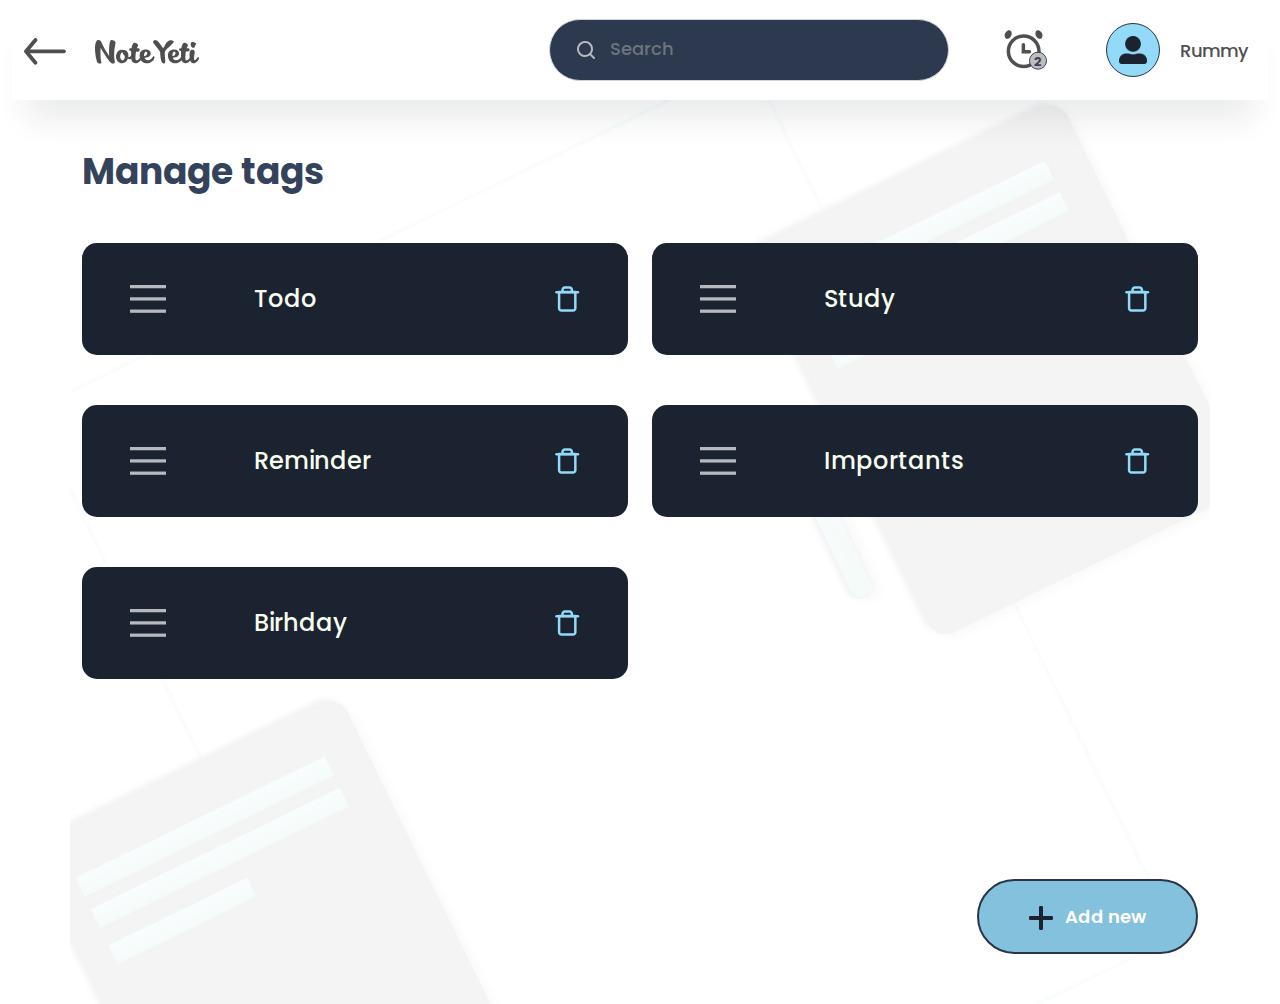
<file: tags.html>
<!doctype html>
<html lang="en">

<head>
  <!-- Required Meta Tags Starts Here-->
  <meta charset="utf-8">
  <meta name="description" content="">
  <meta name="keywords" content="">
  <meta name="author" content="">
  <meta property="og:url" content="">
  <meta property="og:title" content="Note Yeti">
  <meta property="og:description" content="">
  <meta property="og:image" content="assets/images/og-image.png">
  <meta name="viewport" content="width=device-width, initial-scale=1">
  <!-- Required Meta Tags Ends Here-->

  <!-- CSS Style Link Starts Here -->
  <!-- Bootstrap CSS Link Starts Here-->
  <link rel="stylesheet" href="assets/css/vendor/bootstrap.min.css">
  <!-- Bootstrap CSS Link Ends Here-->

  <!-- Custom Template CSS Link Starts Here-->
  <link rel="stylesheet" href="assets/css/style.css">
  <!-- Custom Template CSS Link Ends Here-->
  <!-- CSS Style Link Ends Here -->

  <!-- Favicon Link Starts Here-->
  <link rel="icon" href="assets/images/favicon.png" sizes="16x16">
  <!-- Favicon Link Ends Here-->

  <!-- Website Title Starts Here -->
  <title>Note Yeti-Manage Tags</title>
  <!-- Website Title Ends Here -->
</head>

<body>
  <!-- Header Starts Here -->
  <header>
    <div class="container-fluid second-header">
      <nav class="navbar navbar-expand-lg navbar-light">
        <div class="container-fluid">
          <a class="navbar-brand back-logo" href="newnote.html">
            <img src="assets/images/icon/back.svg" alt="Back Icon" class="img-fluid me-4">
            <img src="assets/images/icon/logo.svg" alt="Logo">
          </a>
          <button class="navbar-toggler" type="button" data-bs-toggle="collapse"
            data-bs-target="#navbarSupportedContent" aria-controls="navbarSupportedContent" aria-expanded="false"
            aria-label="Toggle navigation">
            <span class="navbar-toggler-icon"></span>
          </button>
          <div class="collapse navbar-collapse" id="navbarSupportedContent">
            <ul class="navbar-nav ms-auto mb-2 mb-lg-0 d-flex align-items-center">
              <li class="last-item nav-item">
                <div class="search-box">
                  <form action="#">
                    <input type="search" id="search" placeholder="Search" class="form-control">
                    <button class="btn"><img src="assets/images/icon/search.svg" alt="Search"></button>
                  </form>
                </div>
              </li>
              <li class="nav-item">
                <div class="notification">
                  <button type="button" class="btn">
                    <img src="assets/images/icon/clock.svg" alt="Clock" class="img-fluid">
                    <div class="notification-circle">
                      <span>2</span>
                    </div>
                  </button>
                </div>
              </li>
              <li class="nav-item">
                <a class="nav-link avatar-area d-flex align-items-center justify-content-center" href="user.html">
                  <div class="avatar">
                    <img src="assets/images/icon/user.svg" alt="User" class="img-fluid">
                  </div>
                  <span>Rummy</span>
                </a>
              </li>
            </ul>
          </div>
        </div>
      </nav>
    </div>
  </header>
  <!-- Header Ends Here -->

  <!-- Manage Tags Area Starts Here -->
  <section class="note-area manage-tags mt-0">
    <div class="container">
      <div class="row user-profile justify-content-center"
        style="background-image: url(assets/images/background/02.jpg);">
        <div class="manage-tags-area">
          <h4>Manage tags</h4>
        </div>
        <div class="col-lg-12">
          <div class="row justify-content-between">
            <div class="col-lg-6 mb-5 mb-md-5 mb-lg-0">
              <div class="tags-wizerd">
                <div class="tags-wizerd-left">
                  <button type="button" class="btn"><img src="assets/images/icon/hamburger.svg" alt="Icon"
                      class="img-fluid"></button>
                  <h6>Todo</h6>
                </div>
                <button class="btn" type="button"><img src="assets/images/icon/trash-02.svg" alt="Icon"
                    class="img-fluid"></button>
              </div>
              <div class="tags-wizerd">
                <div class="tags-wizerd-left">
                  <button type="button" class="btn"><img src="assets/images/icon/hamburger.svg" alt="Icon"
                      class="img-fluid"></button>
                  <h6>Reminder</h6>
                </div>
                <button class="btn" type="button"><img src="assets/images/icon/trash-02.svg" alt="Icon"
                    class="img-fluid"></button>
              </div>
              <div class="tags-wizerd">
                <div class="tags-wizerd-left">
                  <button type="button" class="btn"><img src="assets/images/icon/hamburger.svg" alt="Icon"
                      class="img-fluid"></button>
                  <h6>Birhday</h6>
                </div>
                <button class="btn" type="button"><img src="assets/images/icon/trash-02.svg" alt="Icon"
                    class="img-fluid"></button>
              </div>
            </div>
            <div class="col-lg-6">
              <div class="tags-wizerd">
                <div class="tags-wizerd-left">
                  <button type="button" class="btn"><img src="assets/images/icon/hamburger.svg" alt="Icon"
                      class="img-fluid"></button>
                  <h6>Study</h6>
                </div>
                <button class="btn" type="button"><img src="assets/images/icon/trash-02.svg" alt="Icon"
                    class="img-fluid"></button>
              </div>
              <div class="tags-wizerd">
                <div class="tags-wizerd-left">
                  <button type="button" class="btn"><img src="assets/images/icon/hamburger.svg" alt="Icon"
                      class="img-fluid"></button>
                  <h6>Importants</h6>
                </div>
                <button class="btn" type="button"><img src="assets/images/icon/trash-02.svg" alt="Icon"
                    class="img-fluid"></button>
              </div>
            </div>
          </div>
        </div>
        <div class="col-lg-12">
          <div class="manage-tags-bottom">
            <div class="text-center text-md-end text-lg-end">
              <a href="newnote.html" class="btn accent-btn-sm">
                <svg width="24" height="24" viewBox="0 0 24 24" fill="none" xmlns="http://www.w3.org/2000/svg">
                  <path
                    d="M24 12C24 13.106 23.904 14 22.798 14H14V22.798C14 23.902 13.106 24 12 24C10.894 24 10 23.902 10 22.798V14H1.202C0.0979997 14 0 13.106 0 12C0 10.894 0.0979997 10 1.202 10H10V1.202C10 0.0959997 10.894 0 12 0C13.106 0 14 0.0959997 14 1.202V10H22.798C23.904 10 24 10.894 24 12Z"
                    fill="#1B2330" />
                </svg>
                Add new</a>
            </div>
          </div>
        </div>
      </div>
    </div>
  </section>
  <!-- Manage Tags Area Ends Here -->

  <!-- Script Link Starts Here -->
  <!-- jQuery Link Starts Here -->
  <script src="assets/script/vendor/jquery-3.5.1.min.js"></script>
  <!-- jQuery Link Ends Here -->

  <!-- Bootstrap JS Link Starts Here -->
  <script src="assets/script/vendor/bootstrap.bundle.min.js"></script>
  <!-- Bootstrap JS Link Ends Here -->

  <!--Custom Template Script Link Starts Here -->
  <script src="assets/script/script.js"></script>
  <!--Custom Template Script Link Ends Here -->
  <!-- Script Link Ends Here -->

</body>

</html>
</file>
<file: assets/css/style.css>
/*
THEME:   Note Yeti Template
VERSION: 1.0.0
AUTHOR: Note Yeti
GITHUB: 
WEBSITE: 
*/
/*  typography Starts Here*/
@import url("https://fonts.googleapis.com/css2?family=Poppins:ital,wght@0,300;0,400;0,500;0,600;0,700;0,800;0,900;1,300;1,400;1,500;1,600;1,700;1,800;1,900&display=swap");
body {
  font-family: "Poppins", sans-serif;
  font-size: 16px;
  -webkit-font-smoothing: antialiased;
}

p,
.paragraph {
  font-family: "Poppins", sans-serif;
  font-weight: 400;
  font-size: 14px;
}

h1,
h2,
h3,
h4,
h5,
h6 {
  font-family: "Poppins", sans-serif;
  font-weight: 700;
}

h1,
.h1 {
  font-size: 52px;
}

h2,
.h2 {
  font-size: 64px;
}

h3,
.h3 {
  font-size: 48px;
}

h4,
.h4 {
  font-size: 36px;
}

h5,
.h5 {
  font-size: 16px;
}

h6,
.h6 {
  font-size: 14px;
}

.lead {
  font-size: 24px;
  font-weight: 500;
}

.main-lead {
  font-weight: 500;
  font-size: 36px;
}

/*  typography Ends Here*/
@media (max-width: 420px) {
  h2,
  .h2 {
    font-size: 40px;
  }
  .lead {
    font-size: 18px;
  }
}

@media only screen and (min-width: 420px) and (max-width: 574px) {
  h2,
  .h2 {
    font-size: 40px;
  }
  .lead {
    font-size: 18px;
  }
}

@media (min-width: 575px) and (max-width: 767px) {
  h2,
  .h2 {
    font-size: 50px;
  }
  .lead {
    font-size: 20px;
  }
}

@media (min-width: 768px) and (max-width: 991px) {
  h2,
  .h2 {
    font-size: 55px;
  }
  .lead {
    font-size: 22px;
  }
}

@media (min-width: 992px) and (max-width: 1200px) {
  h2,
  .h2 {
    font-size: 60px;
  }
  .lead {
    font-size: 22px;
  }
}

.text-primary {
  color: #F8FCEF !important;
}

.secondary-text {
  color: #B6B9BE;
}

.text-secondary {
  color: #2B414E !important;
}

.text-info {
  color: #93D9F8 !important;
}

.btn {
  -webkit-transition: 0.3s all linear;
  transition: 0.3s all linear;
}

.btn:focus {
  -webkit-box-shadow: none !important;
          box-shadow: none !important;
}

.btn-lg {
  border-radius: 40px;
  font-size: 18px;
  font-weight: 500;
  padding: 18px 36px;
}

.btn-lg img {
  margin-right: 10px;
}

.sub-heading {
  font-weight: 500;
  font-size: 24px;
}

.sub-heading a {
  -webkit-transition: 0.3s all linear !important;
  transition: 0.3s all linear !important;
}

.sub-heading a:hover {
  text-decoration: underline;
}

.g-btn {
  color: #000000;
  background: -webkit-gradient(linear, left top, left bottom, color-stop(-79.02%, #F8FCEF), color-stop(688.33%, rgba(248, 252, 239, 0.73)));
  background: linear-gradient(180deg, #F8FCEF -79.02%, rgba(248, 252, 239, 0.73) 688.33%);
  border: 0.5px solid #2A3347;
}

.f-btn {
  color: #FFFFFF;
  background: linear-gradient(163.88deg, #1877F2 -65.92%, rgba(24, 119, 242, 0) 228.54%);
  border: 0.5px solid #2A3347;
}

.f-btn:hover {
  color: white;
}

.fs-4 {
  font-size: 18px;
}

.fw-500 {
  font-weight: 500;
}

input:focus {
  -webkit-box-shadow: none !important;
          box-shadow: none !important;
}

::-webkit-input-placeholder {
  /* Chrome, Firefox, Opera, Safari 10.1+ */
  color: #B6B9BE;
  opacity: 1;
  /* Firefox */
  font-weight: 500;
  font-size: 18px;
}

:-ms-input-placeholder {
  /* Chrome, Firefox, Opera, Safari 10.1+ */
  color: #B6B9BE;
  opacity: 1;
  /* Firefox */
  font-weight: 500;
  font-size: 18px;
}

::-ms-input-placeholder {
  /* Chrome, Firefox, Opera, Safari 10.1+ */
  color: #B6B9BE;
  opacity: 1;
  /* Firefox */
  font-weight: 500;
  font-size: 18px;
}

::placeholder {
  /* Chrome, Firefox, Opera, Safari 10.1+ */
  color: #B6B9BE;
  opacity: 1;
  /* Firefox */
  font-weight: 500;
  font-size: 18px;
}

:-ms-input-placeholder {
  /* Internet Explorer 10-11 */
  color: #B6B9BE;
}

::-ms-input-placeholder {
  /* Microsoft Edge */
  color: #B6B9BE;
}

.mb-35 {
  margin-bottom: 35px;
}

.btn-submit {
  padding: 18px 70px;
  color: #000000;
  background: -webkit-gradient(linear, left top, left bottom, color-stop(-79.02%, #F8FCEF), color-stop(688.33%, rgba(248, 252, 239, 0.73)));
  background: linear-gradient(180deg, #F8FCEF -79.02%, rgba(248, 252, 239, 0.73) 688.33%);
  border-radius: 41px;
  border: 0.5px solid #2A3347;
  font-weight: 500;
  font-size: 18px;
}

.custom-checkbox {
  border-radius: 8px !important;
  margin-right: 20px;
  height: 30px;
  width: 30px;
  background-color: #33435B;
  border: 3px solid #283448;
}

.custom-checkbox:checked {
  border-radius: 8px;
  height: 30px;
  width: 30px;
  background-color: #33435B;
  border: 3px solid #283448;
  -webkit-box-shadow: none !important;
          box-shadow: none !important;
}

.custom-checkbox:focus {
  -webkit-box-shadow: none !important;
          box-shadow: none !important;
  border-color: #283448;
}

.normal-heading {
  font-size: 14px;
  line-height: 21px;
  color: #B6B9BE;
}

.h-100 {
  height: 100vh !important;
}

.selection-area-field {
  margin-bottom: 30px;
  display: -webkit-box;
  display: -ms-flexbox;
  display: flex;
  -webkit-box-align: center;
      -ms-flex-align: center;
          align-items: center;
}

.selection-area-field input {
  height: 35px;
  width: 35px;
  margin-right: 12px;
  border: 1px solid #1B2330;
  border-radius: 2px;
}

.selection-area-field label {
  cursor: pointer;
  font-weight: 500;
  font-size: 24px;
  line-height: 31px;
  color: #4F4F4F;
}

.border-button {
  border: 1px solid #33435B;
  border-radius: 23px;
  color: #33435B;
  font-weight: 500;
  font-size: 18px;
  line-height: 23px;
  padding: 6px 22px;
}

.subscription-wizerd {
  position: relative;
  max-width: 495px;
  background: #7AB3CD;
  border-radius: 10px;
  padding: 45px 55px;
  text-align: center;
  border: 3.5px solid #1B2330;
  -webkit-filter: drop-shadow(-3px -3px 6px rgba(147, 217, 248, 0.149));
          filter: drop-shadow(-3px -3px 6px rgba(147, 217, 248, 0.149));
}

.subscription-wizerd-badge {
  position: absolute;
  top: -5px;
  right: 20px;
}

.subscription-wizerd h6 {
  margin-bottom: 0 !important;
  color: #FFFFFF;
  max-width: 382px;
  font-weight: 800;
  font-size: 23.5px;
  line-height: 36px;
  text-align: center;
}

.subscription-wizerd svg {
  margin: 45px 0px;
}

.paid-features {
  -ms-flex-negative: 0;
      flex-shrink: 0;
  -webkit-box-align: center;
      -ms-flex-align: center;
          align-items: center;
}

.paid-features p {
  margin-bottom: 0 !important;
  margin-left: 10px;
  font-weight: 600;
  font-size: 16px;
  line-height: 24px;
  color: #4F4F4F;
}

.circle-icon {
  height: 8px;
  width: 8px;
  background-color: #4F4F4F;
  border-radius: 50%;
}

.accent-btn-sm {
  border: 2px solid #2A3347;
  border-radius: 41px;
  padding: 22px 50px;
  font-weight: 600;
  font-size: 18px;
  line-height: 27px;
  color: #FFFFFF;
  background-color: #83C1DD;
  -webkit-transition: 0.3s all linear;
  transition: 0.3s all linear;
}

.accent-btn-sm svg {
  margin-right: 8px;
}

.accent-btn-sm svg path {
  -webkit-transition: 0.3s all linear;
  transition: 0.3s all linear;
}

.accent-btn-sm:hover {
  color: #2A3347;
}

.accent-btn-sm:hover svg path {
  fill: #2A3347;
}

.tags-wizerd {
  max-width: 690px;
  padding: 35px;
  background: #1B2330;
  border-radius: 15px;
  display: -webkit-box;
  display: -ms-flexbox;
  display: flex;
  -webkit-box-align: center;
      -ms-flex-align: center;
          align-items: center;
  -webkit-box-pack: justify;
      -ms-flex-pack: justify;
          justify-content: space-between;
  -ms-flex-negative: 0;
      flex-shrink: 0;
}

.tags-wizerd-left {
  display: -webkit-box;
  display: -ms-flexbox;
  display: flex;
  -webkit-box-align: center;
      -ms-flex-align: center;
          align-items: center;
  -ms-flex-negative: 0;
      flex-shrink: 0;
}

.tags-wizerd-left h6 {
  margin-bottom: 0 !important;
  color: #F8FCEF;
  font-weight: 500;
  font-size: 24px;
  line-height: 36px;
  margin-left: 75px;
}

.archives-wizerd {
  padding: 40px 30px;
  border: 0.5px solid #33435B;
  border-radius: 32px;
}

.archives-wizerd-images {
  margin-top: 22px;
}

.archives-wizerd-images img {
  border-radius: 10px;
  margin-bottom: 20px;
}

.archives-wizerd-images img:last-child {
  margin-bottom: 0;
}

.archives-wizerd h6 {
  font-weight: 600;
  font-size: 14px;
  line-height: 24px;
  margin-bottom: 0 !important;
  color: #33435B;
}

.archives-wizerd-title {
  font-weight: 600;
  font-size: 24px !important;
  line-height: 36px !important;
}

.archives-wizerd-subtitle {
  font-weight: 500;
  font-size: 20px;
  line-height: 26px;
  color: #4F4F4F;
}

.archives-wizerd-selection .selection-area-btns {
  margin-top: 35px;
  margin-bottom: 5px;
}

.archives-wizerd-selection .selection-area-field {
  margin-bottom: 18px;
}

.archives-wizerd-selection input {
  height: 22px;
  width: 22px;
}

.archives-wizerd-selection label {
  font-weight: 500;
  font-size: 18px;
  line-height: 23px;
  color: #4F4F4F;
}

.archives-wizerd-text {
  font-size: 16px;
  line-height: 21px;
  color: #4F4F4F;
  margin-top: 20px;
  margin-bottom: 0 !important;
}

.archives-wizerd .date {
  margin-top: 25px;
  font-weight: 500;
  font-size: 14px;
  color: #465A7C;
}

.dark-btn {
  padding: 10px 30px;
  font-weight: 500;
  font-size: 20px;
  color: #F8FCEF;
  background: #1B2330;
  border-radius: 41px;
  border: 1px solid #2A3347;
  -webkit-transition: 0.3s all linear;
  transition: 0.3s all linear;
}

.dark-btn:hover {
  color: #93D9F8;
}

.info-btn {
  border: 1px solid #2A3347;
  border-radius: 41px;
  background-color: #7CB6D2;
  font-weight: 500;
  font-size: 20px;
  line-height: 30px;
  color: #F8FCEF;
  padding: 10px 30px;
  -webkit-transition: 0.3s all linear;
  transition: 0.3s all linear;
}

.info-btn:hover {
  color: #2A3347;
}

.filter-bnt {
  border: 1px solid #283448;
  border-radius: 8px;
  background-color: #7CB6D2;
  padding: 20px;
}

.null-wizerd {
  background: #FFFFFF;
  border: 0.5px solid #33435B;
  border-radius: 32px;
  height: 400px;
  position: relative;
}

.null-wizerd-sm {
  height: 290px;
}

.null-wizerd-date {
  position: absolute;
  bottom: 25px;
  right: 36px;
}

.null-wizerd-date span {
  font-weight: 500;
  font-size: 14px;
  line-height: 21px;
  color: #465A7C;
}

.dropdown {
  position: relative;
  display: inline-block;
}

.dropdown-content {
  display: none;
  position: absolute;
  background: #1A212E;
  min-width: 160px;
  overflow: auto;
  -webkit-box-shadow: 0px 8px 16px 0px rgba(0, 0, 0, 0.2);
          box-shadow: 0px 8px 16px 0px rgba(0, 0, 0, 0.2);
  z-index: 1;
}

.dropdown-content a {
  color: #F8FCEF;
  padding: 12px 16px;
  text-decoration: none;
  display: block;
  font-weight: 500;
  font-size: 14px;
  -webkit-transition: 0.3s all linear;
  transition: 0.3s all linear;
}

.dropdown-content a img {
  margin-right: 10px;
}

.dropdown-content a:hover {
  color: #93D9F8;
}

.show {
  display: block;
}

.right-click {
  border: 1px solid #2A3347;
  background-color: #83C1DD;
  height: 70px;
  width: 70px;
  border-radius: 50%;
  display: -webkit-box;
  display: -ms-flexbox;
  display: flex;
  -webkit-box-align: center;
      -ms-flex-align: center;
          align-items: center;
  -webkit-box-pack: center;
      -ms-flex-pack: center;
          justify-content: center;
}

.trash-btn,
.archives-btn {
  border-radius: 41px;
  border: 0.5px solid #2A3347;
  background-color: #93D9F8;
  padding: 20px 40px;
  -ms-flex-negative: 0;
      flex-shrink: 0;
}

.trash-btn {
  background-color: #BE070A;
}

@media (max-width: 420px) {
  .sub-heading {
    font-size: 18px;
    text-align: center;
  }
  .btn-lg {
    font-size: 16px;
    padding: 15px 25px;
  }
  .mb-35 {
    margin-bottom: 20px;
  }
  .btn-submit {
    padding: 15px 35px;
    font-size: 16px;
  }
  .form-check {
    display: -webkit-box;
    display: -ms-flexbox;
    display: flex;
  }
  .form-check input {
    -ms-flex-negative: 0;
        flex-shrink: 0;
  }
}

@media only screen and (min-width: 420px) and (max-width: 574px) {
  .sub-heading {
    font-size: 18px;
    text-align: center;
  }
  .btn-lg {
    font-size: 12px;
    padding: 15px 25px;
  }
  .btn-submit {
    padding: 15px 35px;
    font-size: 16px;
  }
  .mb-35 {
    margin-bottom: 20px;
  }
}

@media (min-width: 575px) and (max-width: 767px) {
  .sub-heading {
    font-size: 20px;
    text-align: center;
  }
  .btn-lg {
    font-size: 14px;
    padding: 15px 25px;
  }
  .g-btn {
    margin-right: 15px !important;
    margin-bottom: 0 !important;
  }
  .btn-submit {
    padding: 15px 35px;
    font-size: 16px;
  }
}

@media (min-width: 768px) and (max-width: 991px) {
  .sub-heading {
    font-size: 20px;
    text-align: center;
  }
  .g-btn {
    margin-right: 20px !important;
    margin-bottom: 0 !important;
  }
  .btn-lg {
    font-size: 16px;
    padding: 20px 30px;
  }
  .btn-submit {
    padding: 20px 35px;
    font-size: 18px;
  }
}

@media (min-width: 992px) and (max-width: 1200px) {
  .sub-heading {
    font-size: 22px;
    text-align: center;
  }
  .btn-lg {
    font-size: 14px;
    padding: 15px 25px;
  }
  .btn-submit {
    padding: 18px 32px;
    font-size: 16px;
  }
}

* {
  outline: 0;
  padding: 0;
  margin: 0;
  -webkit-box-sizing: border-box;
          box-sizing: border-box;
}

body {
  background-color: #FFFFFF;
  overflow-x: hidden;
}

::-moz-selection {
  background: #1B2330;
  color: #FFFFFF;
}

::selection {
  background: #1B2330;
  color: #FFFFFF;
}

ol,
ul {
  list-style-type: none;
  margin: 0px;
}

img {
  vertical-align: middle;
  border: 0;
}

a,
a:hover,
a:focus {
  text-decoration: none;
}

a,
button,
select {
  cursor: pointer;
  -webkit-transition: 0.3s all linear;
  transition: 0.3s all linear;
}

a:focus,
button:focus,
select:focus {
  outline: 0;
}

.starting-bg {
  background-position: center;
  background-repeat: no-repeat;
  background-size: cover;
}

.starting-left-text {
  margin-top: 36px;
}

.starting-right {
  background-color: #1B2330;
}

.starting-right-content {
  padding-top: 70px;
  padding-left: 50px;
  padding-bottom: 50px;
}

.starting-right-content .normal-heading {
  margin-bottom: 55px;
  max-width: 508px;
  margin-top: 15px;
}

.another-signup {
  margin-top: 60px;
  margin-bottom: 50px;
}

.area-line {
  margin-bottom: 60px;
}

.area-line-left {
  border: 0.5px solid #F8FCEF;
  border-top: 0px;
  border-left-width: 300px;
}

.area-line-right {
  border: 0.5px solid #F8FCEF;
  border-top: 0px;
  border-right-width: 300px;
}

.area-line span {
  text-align: center;
  width: 38px;
  height: 43px;
  margin: 0 8px;
  background: #1B2330;
}

.signup-form {
  max-width: 690px;
}

.signup-form form .custom-input {
  background: #2C394E;
  border-radius: 60px;
  padding: 18px 36px;
  border-color: #2C394E;
  color: #B6B9BE;
  font-weight: 500;
  font-size: 18px;
  -webkit-transition: 0.3s all linear;
  transition: 0.3s all linear;
}

.signup-form form .custom-input:focus {
  border-color: #B6B9BE;
}

@media (max-width: 420px) {
  .starting-right {
    padding-top: 30px;
    padding-bottom: 30px;
  }
  .starting-right-content {
    padding: 0;
  }
  .starting-right-content h2 {
    text-align: center;
    margin-bottom: 15px;
  }
  .area-line {
    margin-bottom: 25px;
  }
  .area-line-left {
    border-left-width: 120px;
  }
  .area-line-right {
    border-right-width: 120px;
  }
  .another-signup {
    margin-top: 30px;
    margin-bottom: 20px;
    display: -webkit-box;
    display: -ms-flexbox;
    display: flex;
    -webkit-box-pack: center;
        -ms-flex-pack: center;
            justify-content: center;
    -ms-flex-wrap: wrap;
        flex-wrap: wrap;
  }
  .signup-form form .custom-input {
    font-size: 14px;
    padding: 15px 25px;
  }
  .sub-pages h2 {
    font-size: 33px;
  }
  .sub-pages .normal-heading {
    margin-top: 20px;
    margin-bottom: 20px;
  }
  .sub-pages .submit-area {
    margin-top: 0 !important;
  }
}

@media only screen and (min-width: 420px) and (max-width: 456px) {
  .another-signup {
    max-width: 60% !important;
  }
}

@media only screen and (min-width: 420px) and (max-width: 574px) {
  .starting-right {
    padding-top: 30px;
    padding-bottom: 30px;
  }
  .starting-right-content {
    padding: 0;
  }
  .starting-right-content h2 {
    text-align: center;
    margin-bottom: 15px;
  }
  .area-line {
    margin-bottom: 25px;
  }
  .area-line-left {
    border-left-width: 120px;
  }
  .area-line-right {
    border-right-width: 120px;
  }
  .another-signup {
    max-width: 50%;
    margin-left: auto;
    margin-right: auto;
    margin-top: 30px;
    margin-bottom: 20px;
    display: -webkit-box;
    display: -ms-flexbox;
    display: flex;
    -webkit-box-pack: center;
        -ms-flex-pack: center;
            justify-content: center;
    -webkit-box-orient: vertical;
    -webkit-box-direction: normal;
        -ms-flex-direction: column;
            flex-direction: column;
  }
  .signup-form form .custom-input {
    font-size: 14px;
    padding: 15px 25px;
  }
  .sub-pages .normal-heading {
    text-align: center;
    max-width: 100%;
    margin-top: 20px;
    margin-bottom: 20px;
  }
  .sub-pages .submit-area {
    margin-top: 30px !important;
  }
}

@media (min-width: 575px) and (max-width: 767px) {
  .area-line {
    margin-bottom: 25px;
  }
  .area-line-left {
    border-left-width: 120px;
  }
  .area-line-right {
    border-right-width: 120px;
  }
  .starting-right {
    padding-top: 30px;
    padding-bottom: 30px;
  }
  .starting-right-content {
    padding: 0;
  }
  .starting-right-content h2 {
    text-align: center;
    margin-bottom: 10px;
  }
  .another-signup {
    margin-top: 30px;
    margin-bottom: 30px;
    display: -webkit-box;
    display: -ms-flexbox;
    display: flex;
    -webkit-box-align: center;
        -ms-flex-align: center;
            align-items: center;
    -webkit-box-pack: center;
        -ms-flex-pack: center;
            justify-content: center;
  }
  .area-line {
    margin-bottom: 30px;
  }
  .area-line-left {
    border-left-width: 220px;
  }
  .area-line-right {
    border-right-width: 220px;
  }
  .signup-form form .custom-input {
    font-size: 16px;
    padding: 15px 25px;
  }
  .sub-pages .normal-heading {
    text-align: center;
    max-width: 100%;
    margin-top: 20px;
    margin-bottom: 20px;
  }
  .sub-pages .submit-area {
    margin-top: 30px !important;
  }
}

@media (min-width: 768px) and (max-width: 991px) {
  .starting-right {
    padding-top: 30px;
    padding-bottom: 30px;
  }
  .starting-right-content {
    padding: 0;
  }
  .starting-right-content h2 {
    text-align: center;
    margin-bottom: 10px;
  }
  .another-signup {
    margin-top: 30px;
    margin-bottom: 30px;
    display: -webkit-box;
    display: -ms-flexbox;
    display: flex;
    -webkit-box-align: center;
        -ms-flex-align: center;
            align-items: center;
    -webkit-box-pack: center;
        -ms-flex-pack: center;
            justify-content: center;
  }
  .area-line {
    margin-bottom: 30px;
  }
  .signup-form {
    max-width: 100%;
  }
  .signup-form form .custom-input {
    font-size: 16px;
    padding: 20px 30px;
  }
  .sub-pages .normal-heading {
    text-align: center;
    max-width: 100%;
    margin-top: 30px;
    margin-bottom: 30px;
  }
  .sub-pages .submit-area {
    margin-top: 30px !important;
  }
}

@media (min-width: 992px) and (max-width: 1200px) {
  .starting-right {
    padding-top: 30px;
    padding-bottom: 30px;
  }
  .starting-right-content {
    padding-left: 25px;
    padding-top: 0;
    padding-bottom: 30px;
  }
  .starting-right-content h2 {
    text-align: center;
    margin-bottom: 10px;
  }
  .another-signup {
    margin-top: 35px;
    margin-bottom: 35px;
    display: -webkit-box;
    display: -ms-flexbox;
    display: flex;
    -webkit-box-align: center;
        -ms-flex-align: center;
            align-items: center;
    -webkit-box-pack: center;
        -ms-flex-pack: center;
            justify-content: center;
  }
  .area-line {
    margin-bottom: 35px;
  }
  .area-line-left {
    border-left-width: 230px;
  }
  .area-line-right {
    border-right-width: 230px;
  }
  .signup-form {
    max-width: 100%;
  }
  .signup-form form .custom-input {
    font-size: 16px;
    padding: 18px 28px;
  }
  .sub-pages h2 {
    font-size: 55px;
  }
  .sub-pages .normal-heading {
    margin-right: auto;
    margin-left: auto;
    text-align: center;
    max-width: 80%;
    margin-top: 20px;
    margin-bottom: 30px;
  }
  .sub-pages .submit-area {
    margin-top: 35px !important;
  }
}

@media (min-width: 1201px) {
  .g-btn {
    margin-right: 25px !important;
  }
  .area-line-left {
    border-left-width: 270px;
  }
  .area-line-right {
    border-right-width: 270px;
  }
  .negative-flex {
    -webkit-box-pack: start !important;
        -ms-flex-pack: start !important;
            justify-content: start !important;
  }
}

.second-header nav {
  -webkit-box-shadow: 0px 34px 32px -15px rgba(24, 31, 42, 0.09);
          box-shadow: 0px 34px 32px -15px rgba(24, 31, 42, 0.09);
  padding: 15px 0px;
}

.second-header .search-box {
  margin-right: 40px;
}

.second-header .notification {
  margin-right: 40px;
}

.second-header .navbar-light .navbar-toggler {
  border-color: #93D9F8;
}

.second-header .navbar-toggler:focus {
  -webkit-box-shadow: none !important;
          box-shadow: none !important;
}

.note-area {
  margin-top: 50px;
}

.note-area-heading {
  display: -webkit-box;
  display: -ms-flexbox;
  display: flex;
  -webkit-box-pack: justify;
      -ms-flex-pack: justify;
          justify-content: space-between;
  -webkit-box-align: start;
      -ms-flex-align: start;
          align-items: flex-start;
}

.note-area-heading h3 {
  color: #33435B;
}

.note-area-heading .sub-heading {
  font-weight: 400 !important;
  color: #4F4F4F;
}

.note-area-heading .main-lead {
  margin-top: 10px;
  color: #4F4F4F;
  margin-bottom: 20px;
}

.note-area-heading .selection-area-btns {
  margin-top: 40px;
}

.note-area-heading .border-button:nth-child(1) {
  margin-right: 30px;
}

.note-area-right .btn {
  padding: 0 !important;
}

.note-area-right .btn:nth-child(2) {
  margin: 0px 50px;
}

.note-area-footer {
  padding-bottom: 30px;
}

.note-area-footer .btn {
  padding: 0 !important;
  margin-right: 40px;
}

.note-area-footer .btn:nth-child(4) {
  margin-right: 0 !important;
}

.search-box {
  display: -webkit-box;
  display: -ms-flexbox;
  display: flex;
  -webkit-box-align: center;
      -ms-flex-align: center;
          align-items: center;
}

.search-box form {
  max-width: 400px;
  position: relative;
}

.search-box form input {
  width: 400px;
  padding: 18px 18px 18px 60px;
  border-radius: 38.25px;
  background: #2C394E;
  -webkit-transition: 0.3s all linear !important;
  transition: 0.3s all linear !important;
}

.search-box form input:hover {
  background: #F8FCEF;
  color: #2B414E;
}

.search-box form .btn {
  position: absolute;
  top: 50%;
  -webkit-transform: translateY(-50%);
          transform: translateY(-50%);
  left: 0px;
  margin-left: 15px;
}

.notification button {
  position: relative;
}

.notification-circle {
  position: absolute;
  top: 65%;
  -webkit-transform: translateY(-35%);
          transform: translateY(-35%);
  right: 10px;
  display: -webkit-box;
  display: -ms-flexbox;
  display: flex;
  -webkit-box-align: center;
      -ms-flex-align: center;
          align-items: center;
  -webkit-box-pack: center;
      -ms-flex-pack: center;
          justify-content: center;
  height: 18px;
  width: 18px;
  border-radius: 50%;
  background-color: #C1BDBD;
  color: #33435B;
  border: 1px solid #33435B;
}

.notification-circle span {
  font-size: 13px;
  line-height: 19px;
  font-weight: 700;
}

.avatar-area span {
  margin-left: 20px;
  font-weight: 500;
  font-size: 18px;
  color: #4F4F4F;
}

.avatar {
  height: 54px;
  width: 54px;
  background-color: #93D9F8;
  border: 1px solid #2A3347;
  border-radius: 50%;
  display: -webkit-box;
  display: -ms-flexbox;
  display: flex;
  -webkit-box-align: center;
      -ms-flex-align: center;
          align-items: center;
  -webkit-box-pack: center;
      -ms-flex-pack: center;
          justify-content: center;
}

.user-profile {
  min-height: 100vh;
  padding-bottom: 50px;
  background-size: cover;
  background-position: center;
  background-repeat: no-repeat;
}

.user-profile-area {
  max-width: 690px;
  margin-top: 85px;
}

.user-profile-area .user-icon {
  margin-bottom: 25px;
}

.user-profile-area h4 {
  color: #4F4F4F;
  margin-bottom: 25px;
  line-height: 54px;
}

.user-profile-area .user-field input {
  margin-bottom: 45px;
}

.user-icon {
  display: -webkit-box;
  display: -ms-flexbox;
  display: flex;
  -webkit-box-align: center;
      -ms-flex-align: center;
          align-items: center;
  -webkit-box-pack: center;
      -ms-flex-pack: center;
          justify-content: center;
  width: 143px;
  height: 143px;
  background-color: #93D9F8;
  border: 3px solid #3D4F6C;
  border-radius: 17px;
}

.user-field input {
  background: #2C394E;
  border-radius: 60px;
  padding: 27px 0px 19px 45px;
  -webkit-transition: 0.3s all linear !important;
  transition: 0.3s all linear !important;
}

.accent-btn {
  background: -webkit-gradient(linear, left top, left bottom, color-stop(-79.78%, #93D9F8), color-stop(607.6%, rgba(147, 217, 248, 0)));
  background: linear-gradient(180deg, #93D9F8 -79.78%, rgba(147, 217, 248, 0) 607.6%);
  border-radius: 41px;
  border: 0.5px solid #2A3347;
  font-weight: 600;
  font-size: 24px;
  line-height: 36px;
  color: #FFFFFF;
  padding: 18px 88px;
  -webkit-transition: 0.3s all linear;
  transition: 0.3s all linear;
}

.accent-btn:hover {
  color: #2C394E;
}

@media (max-width: 576px) {
  .note-area {
    margin-top: 15px;
  }
  .note-area-right button img {
    width: 28px;
  }
  .note-area-footer button img {
    width: 28px;
  }
  .note-area-right .btn:nth-child(2) {
    margin: 0px 20px;
  }
  .note-area-heading h3 {
    font-size: 30px !important;
  }
  .note-area-heading {
    -webkit-box-orient: vertical;
    -webkit-box-direction: normal;
        -ms-flex-direction: column;
            flex-direction: column;
  }
  .note-area-right {
    margin-top: 35px;
  }
  .note-area-heading .main-lead {
    font-size: 24px;
    margin-top: 20px;
  }
  .selection-area-field input {
    height: 25px;
    width: 25px;
  }
  .selection-area-field label {
    font-size: 22px;
  }
}

@media (max-width: 991px) {
  .note-area-heading h3 {
    font-size: 35px;
  }
  .last-item {
    -webkit-box-ordinal-group: 4 !important;
        -ms-flex-order: 3 !important;
            order: 3 !important;
  }
  .avatar-area {
    margin: 20px 0px !important;
  }
  .notification {
    margin-top: 20px !important;
  }
  .notification-circle {
    right: 2px !important;
  }
  .notification .btn {
    padding: 0 !important;
  }
  .second-header .nav-item {
    -ms-flex-item-align: start;
        align-self: flex-start;
  }
  .search-box form input {
    width: 100%;
  }
}

.subscription-area-row {
  margin-top: 80px;
  padding-bottom: 30px;
}

.subscription-area-row .subscription-wizerd {
  margin-bottom: 50px;
}

.subscription-area-row h5 {
  font-weight: 800;
  font-size: 23.7733px;
  line-height: 36px;
  text-align: center;
  color: #33435B;
  margin-bottom: 55px;
}

.subscription-area-row .small-heading {
  font-weight: 800;
  font-size: 18px;
  line-height: 27px;
  -webkit-text-decoration-line: underline;
          text-decoration-line: underline;
  color: #33435B;
}

.subscription-area-row .accent-btn-sm {
  margin-top: 40px;
}

.subscription-area-row .paid-features-area {
  margin-left: 70px;
}

.subscription-area-row .paid-features-area .small-heading {
  margin-left: 16px;
}

@media (max-width: 420px) {
  .subscription-area-row {
    padding-top: 50px;
  }
  .subscription-wizerd h6 {
    font-size: 16.5px;
    line-height: 24px;
  }
  .subscription-area-row h5 {
    font-size: 18px;
    margin-bottom: 25px;
  }
}

@media (max-width: 991px) {
  .subscription-wizerd {
    margin-left: auto;
    margin-right: auto;
  }
  .subscription-area-row .paid-features-area {
    margin-left: 0;
    display: -webkit-box;
    display: -ms-flexbox;
    display: flex;
    -webkit-box-align: center;
        -ms-flex-align: center;
            align-items: center;
    -webkit-box-orient: vertical;
    -webkit-box-direction: normal;
        -ms-flex-direction: column;
            flex-direction: column;
  }
  .subscription-area-row .paid-features-area .small-heading {
    margin-left: 0;
  }
}

.manage-tags {
  min-height: 100vh;
}

.manage-tags-area {
  margin: 50px 0px;
}

.manage-tags-area h4 {
  color: #33435B;
  margin-bottom: 0;
}

.manage-tags .tags-wizerd {
  margin-bottom: 50px;
}

.manage-tags .tags-wizerd:last-child {
  margin-bottom: 0;
}

.manage-tags-bottom {
  padding-top: 200px;
}

@media (max-width: 991px) {
  .manage-tags-bottom {
    padding-top: 50px;
  }
}

@media (max-width: 574px) {
  .tags-wizerd {
    padding: 20px;
  }
  .tags-wizerd .btn:last-child {
    -ms-flex-negative: 0;
        flex-shrink: 0;
  }
  .tags-wizerd-left h6 {
    font-size: 20px;
    margin-left: 10px;
  }
}

.archives-area h4 {
  font-size: 36px;
  line-height: 54px;
  color: #33435B;
  margin: 50px 0px;
}

.archives-area .archives-wizerd-subtitle {
  margin-top: 10px;
  margin-bottom: 20px;
  display: block;
}

@media (max-width: 420px) {
  .archives-area h4 {
    margin: 25px 0px;
  }
  .archives-wizerd {
    margin-bottom: 25px;
  }
  .archives-area .archives-wizerd {
    padding: 20px;
  }
  .archives-area .archives-wizerd-text {
    font-size: 14px;
  }
  .archives-area .archives-wizerd h6 {
    font-size: 18px;
  }
  .archives-area .border-button {
    font-size: 16px;
    padding: 5px 20px;
  }
}

@media only screen and (min-width: 420px) and (max-width: 574px) {
  .archives-area h4 {
    margin: 25px 0px;
  }
  .archives-wizerd {
    margin-bottom: 25px;
  }
  .archives-area .archives-wizerd {
    padding: 20px;
  }
  .archives-wizerd-images img {
    margin-left: auto;
    margin-right: auto;
  }
}

@media (min-width: 575px) and (max-width: 767px) {
  .archives-area h4 {
    margin: 30px 0px;
  }
  .archives-wizerd {
    margin-bottom: 30px;
  }
  .archives-wizerd-images img {
    margin-left: auto;
    margin-right: auto;
  }
}

@media (min-width: 768px) and (max-width: 991px) {
  .archives-wizerd {
    margin-bottom: 30px;
  }
  .archives-wizerd-images img {
    margin-left: auto;
    margin-right: auto;
  }
}

@media (min-width: 992px) and (max-width: 1200px) {
  .archives-area .border-button {
    font-size: 16px;
    padding: 5px 20px;
  }
}

.empty-screen img {
  margin-top: 150px;
  margin-bottom: 80px;
}

@media (max-width: 420px) {
  .empty-screen img {
    margin-top: 50px;
    margin-bottom: 0px;
  }
  .empty-screen .accent-btn-sm {
    margin-left: 50px;
    padding: 10px 30px;
  }
}

@media only screen and (min-width: 420px) and (max-width: 991px) {
  .empty-screen img {
    margin-top: 50px;
    margin-bottom: 30px;
  }
  .empty-screen .accent-btn-sm {
    margin-left: 50px;
  }
}

.home-screen {
  overflow: hidden;
}

.home-screen-top {
  margin-top: 55px;
  margin-bottom: 65px;
  display: -webkit-box;
  display: -ms-flexbox;
  display: flex;
  -webkit-box-align: center;
      -ms-flex-align: center;
          align-items: center;
  -webkit-box-pack: end;
      -ms-flex-pack: end;
          justify-content: flex-end;
}

.home-screen-top .btn {
  margin-right: 35px;
}

.home-screen-top .btn:last-child {
  margin-right: 0;
}

.home-screen .archives-wizerd-subtitle {
  margin-bottom: 12px !important;
  display: block;
}

.home-screen .archives-wizerd {
  padding: 20px 15px;
  margin-bottom: 30px;
  position: relative;
}

.home-screen .archives-wizerd .right-click {
  position: absolute;
  top: -20px;
  left: -8px;
}

.home-screen .null-wizerd {
  margin-bottom: 30px;
}

.home-screen .null-wizerd:nth-child(3) {
  margin-bottom: 50px;
}

@media (max-width: 420px) {
  .home-screen-top {
    -ms-flex-pack: distribute;
        justify-content: space-around;
    margin-top: 30px;
    margin-bottom: 30px;
    -ms-flex-wrap: wrap;
        flex-wrap: wrap;
  }
  .home-screen-top .dropbtn {
    margin-top: 10px;
  }
  .home-screen .info-btn,
  .home-screen .dark-btn {
    padding: 10px 20px;
    font-size: 14px;
  }
  .home-screen-top .btn {
    margin-right: 10px;
  }
}

@media only screen and (min-width: 420px) and (max-width: 574px) {
  .home-screen-top {
    -webkit-box-pack: justify;
        -ms-flex-pack: justify;
            justify-content: space-between;
    -ms-flex-wrap: wrap;
        flex-wrap: wrap;
  }
  .home-screen-top .dropbtn {
    margin-top: 10px;
  }
  .home-screen .info-btn,
  .home-screen .dark-btn {
    padding: 10px 20px;
    font-size: 14px;
  }
  .home-screen-top .btn {
    margin-right: 10px;
  }
  .clicking-area .home-screen-top {
    margin: 25px 0px;
  }
}

@media (min-width: 575px) and (max-width: 767px) {
  .home-screen .info-btn,
  .home-screen .dark-btn {
    padding: 10px 20px;
    font-size: 14px;
  }
  .home-screen-top .btn {
    margin-right: 10px;
  }
  .clicking-area .home-screen-top {
    margin: 30px 0px;
  }
}

@media (min-width: 768px) and (max-width: 991px) {
  .home-screen-top .btn {
    margin-right: 15px;
  }
  .clicking-area .home-screen-top {
    margin: 30px 0px;
  }
}

@media (min-width: 992px) and (max-width: 1200px) {
  .border-button {
    font-size: 16px;
    padding: 5px 15px;
  }
  .home-screen .archives-wizerd-title {
    font-size: 18px !important;
  }
  .home-screen .accent-btn-sm {
    padding: 10px 30px;
  }
  .clicking-area .home-screen-top {
    margin: 40px 0px;
  }
}

.main-header-start {
  display: -webkit-box;
  display: -ms-flexbox;
  display: flex;
  -webkit-box-align: center;
      -ms-flex-align: center;
          align-items: center;
}

.main-header-start .hamburger {
  margin-right: 15px;
}

.main-header-end {
  display: -webkit-box;
  display: -ms-flexbox;
  display: flex;
  -webkit-box-align: center;
      -ms-flex-align: center;
          align-items: center;
}

.main-header-end .notification {
  margin: 0 20px;
}

.main-header nav {
  padding: 20px;
  -webkit-box-shadow: 0px 34px 32px -15px rgba(24, 31, 42, 0.09);
          box-shadow: 0px 34px 32px -15px rgba(24, 31, 42, 0.09);
  display: -webkit-box;
  display: -ms-flexbox;
  display: flex;
  -webkit-box-align: center;
      -ms-flex-align: center;
          align-items: center;
  -webkit-box-pack: justify;
      -ms-flex-pack: justify;
          justify-content: space-between;
  -ms-flex-wrap: wrap;
      flex-wrap: wrap;
}

.search-field {
  position: relative;
  max-width: 400px;
}

.search-field input {
  background: #2C394E;
  border-radius: 38.25px;
  border: 1px solid #2C394E;
  padding: 20px 25px;
  padding-left: 60px;
  color: #B6B9BE;
  font-size: 16px;
  font-weight: 500;
}

.search-field img {
  position: absolute;
  top: 50%;
  -webkit-transform: translateY(-50%);
          transform: translateY(-50%);
  left: 30px;
}

.sidebar-area {
  background: #D9D9D9;
  max-width: 635px;
  -webkit-filter: drop-shadow(50px 65px 98px rgba(0, 0, 0, 0.39));
          filter: drop-shadow(50px 65px 98px rgba(0, 0, 0, 0.39));
  padding: 80px 112px;
  min-height: 100vh;
  display: -webkit-box;
  display: -ms-flexbox;
  display: flex;
  -webkit-box-align: center;
      -ms-flex-align: center;
          align-items: center;
  -webkit-box-orient: vertical;
  -webkit-box-direction: normal;
      -ms-flex-direction: column;
          flex-direction: column;
}

.sidebar-area-item {
  -ms-flex-item-align: start;
      align-self: flex-start;
  margin-bottom: 45px;
}

.sidebar-area-item a {
  display: -webkit-box;
  display: -ms-flexbox;
  display: flex;
  -webkit-box-align: center;
      -ms-flex-align: center;
          align-items: center;
}

.sidebar-area-item a img {
  margin-right: 50px;
}

.sidebar-area-item a span {
  font-weight: 600;
  font-size: 28px;
  line-height: 42px;
  color: #33435B;
}

.close-btn {
  border: 2px solid #33435b;
  font-size: 16px;
  font-weight: 500;
  margin-bottom: 20px;
}

@media (max-width: 420px) {
  .main-header nav {
    padding: 15px 10px;
  }
  .main-header-end {
    display: none !important;
  }
  .sidebar-area {
    padding: 40px;
  }
  .sidebar-area-item a img {
    margin-right: 10px;
  }
  .sidebar-area-item a span {
    font-size: 20px;
  }
}

@media only screen and (min-width: 420px) and (max-width: 574px) {
  .main-header nav {
    padding: 20px 10px;
  }
  .main-header-end {
    display: none !important;
  }
  .sidebar-area {
    padding: 70px;
  }
  .sidebar-area-item a img {
    margin-right: 10px;
  }
  .sidebar-area-item a span {
    font-size: 20px;
  }
}

@media (min-width: 575px) and (max-width: 767px) {
  .main-header-end {
    margin-left: auto;
    margin-right: auto;
  }
  .main-header-end .search-field input {
    padding: 15px 25px;
  }
  .main-header-end .search-field img {
    left: 88%;
  }
  .main-header-end .notification {
    margin: 0 10px;
  }
  .main-header-end .avatar-area {
    margin: 0 !important;
  }
}

@media (min-width: 768px) and (max-width: 991px) {
  .main-header-end {
    margin-top: 10px;
    margin-left: auto;
    margin-right: auto;
  }
  .main-header-end .avatar-area {
    margin: 0 !important;
  }
}
/*# sourceMappingURL=style.css.map */
</file>
